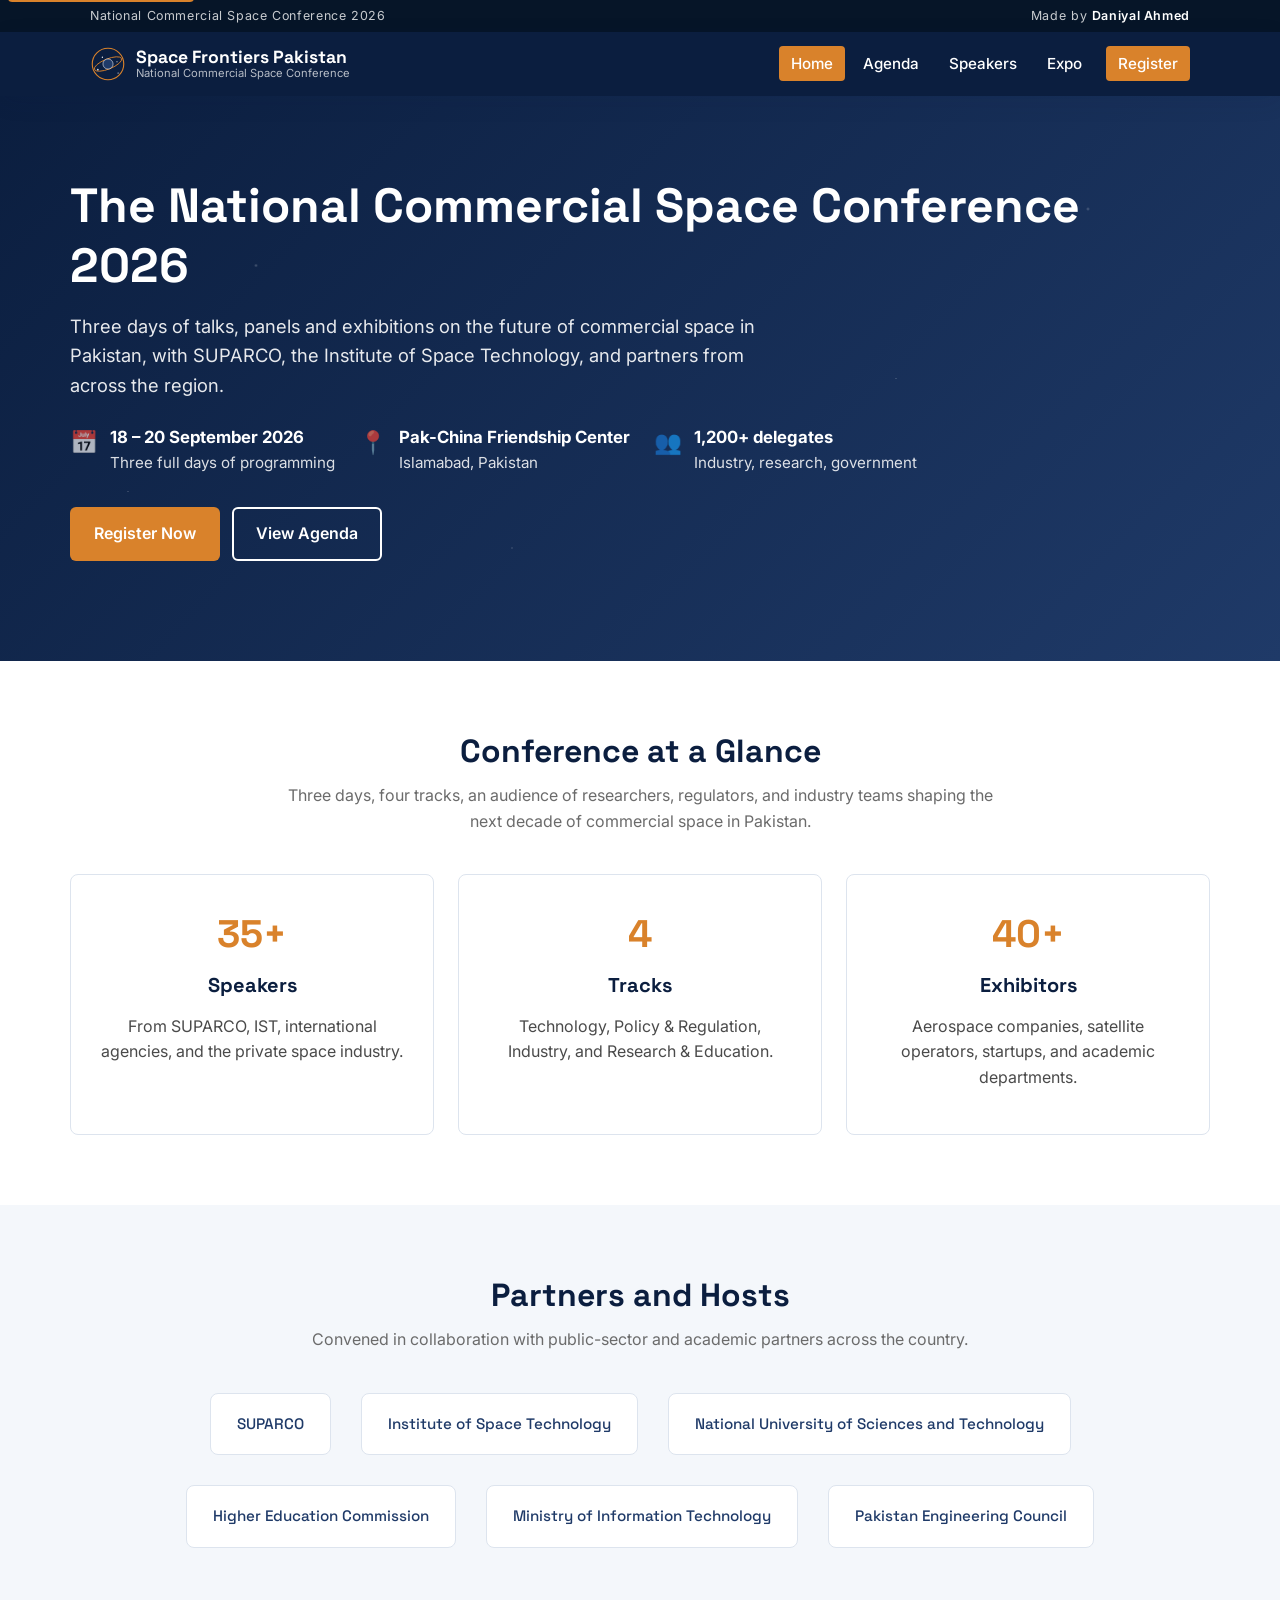
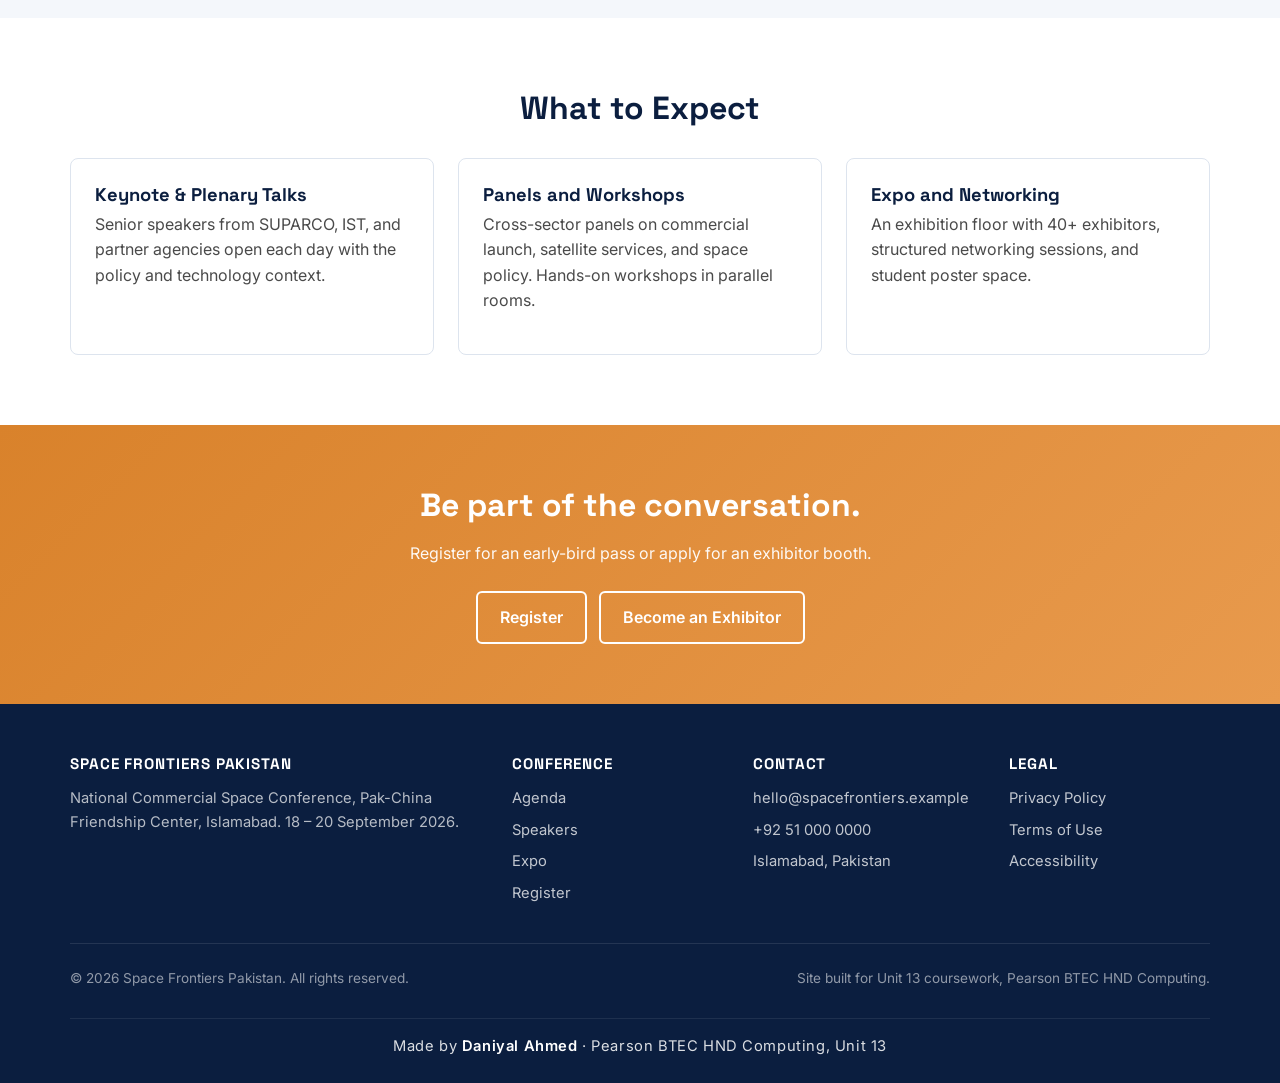
<file: index.html>
<!DOCTYPE html>
<html lang="en">
<head>
<meta charset="UTF-8">
<meta name="viewport" content="width=device-width, initial-scale=1">
<title>Space Frontiers Pakistan | National Commercial Space Conference 2026</title>
<meta name="description" content="The National Commercial Space Conference brings together SUPARCO, IST, industry, and international partners in Islamabad, 18 to 20 September 2026.">
<meta name="keywords" content="Space Frontiers Pakistan, SFP, National Commercial Space Conference, SUPARCO, IST, Islamabad, aerospace, space tourism, satellite">
<meta name="author" content="Space Frontiers Pakistan">
<meta name="theme-color" content="#0B1E3F">

<meta property="og:title" content="National Commercial Space Conference 2026 | Space Frontiers Pakistan">
<meta property="og:description" content="Three days of talks, panels, and exhibitions on commercial space in Pakistan and the region.">
<meta property="og:type" content="website">
<meta property="og:locale" content="en_GB">

<link rel="icon" type="image/svg+xml" href="images/logo.svg">
<link rel="preconnect" href="https://fonts.googleapis.com">
<link rel="preconnect" href="https://fonts.gstatic.com" crossorigin>
<link href="https://fonts.googleapis.com/css2?family=Inter:wght@400;500;600;700&family=Space+Grotesk:wght@500;700&display=swap" rel="stylesheet">
<link rel="stylesheet" href="css/styles.css">
</head>
<body>

<a href="#main" class="skip-link">Skip to main content</a>

<div class="credit-bar" role="complementary" aria-label="Site author">
  <div class="credit-bar-inner">
    <span>National Commercial Space Conference 2026</span>
    <span>Made by <strong>Daniyal Ahmed</strong></span>
  </div>
</div>
<header class="site-header" role="banner">
  <div class="nav-wrap">
    <a href="index.html" class="brand" aria-label="Space Frontiers Pakistan home">
      <img src="images/logo.svg" alt="" class="brand-mark" width="36" height="36">
      <span class="brand-text">Space Frontiers Pakistan<small>National Commercial Space Conference</small></span>
    </a>
    <button class="nav-toggle" aria-controls="primary-nav" aria-expanded="false" aria-label="Toggle navigation">Menu</button>
    <nav aria-label="Primary">
      <ul id="primary-nav" class="nav-list">
        <li><a href="index.html" class="active" aria-current="page">Home</a></li>
        <li><a href="agenda.html">Agenda</a></li>
        <li><a href="speakers.html">Speakers</a></li>
        <li><a href="expo.html">Expo</a></li>
        <li><a href="register.html" class="cta">Register</a></li>
      </ul>
    </nav>
  </div>
</header>

<main id="main">

  <section class="hero" aria-labelledby="hero-h">
    <div class="hero-inner">
      <h1 id="hero-h">The National Commercial Space Conference 2026</h1>
      <p class="lead">Three days of talks, panels and exhibitions on the future of commercial space in Pakistan, with SUPARCO, the Institute of Space Technology, and partners from across the region.</p>
      <div class="meta">
        <div class="meta-item"><span class="meta-icon" aria-hidden="true">&#x1F4C5;</span><div><strong>18 &ndash; 20 September 2026</strong>Three full days of programming</div></div>
        <div class="meta-item"><span class="meta-icon" aria-hidden="true">&#x1F4CD;</span><div><strong>Pak-China Friendship Center</strong>Islamabad, Pakistan</div></div>
        <div class="meta-item"><span class="meta-icon" aria-hidden="true">&#x1F465;</span><div><strong>1,200+ delegates</strong>Industry, research, government</div></div>
      </div>
      <div class="flex-row">
        <a href="register.html" class="btn btn-primary">Register Now</a>
        <a href="agenda.html" class="btn btn-ghost">View Agenda</a>
      </div>
    </div>
  </section>

  <section class="section section-light">
    <div class="section-inner">
      <h2 class="section-title">Conference at a Glance</h2>
      <p class="section-sub">Three days, four tracks, an audience of researchers, regulators, and industry teams shaping the next decade of commercial space in Pakistan.</p>
      <div class="value-row">
        <div class="value-card">
          <span class="num">35+</span>
          <h3>Speakers</h3>
          <p>From SUPARCO, IST, international agencies, and the private space industry.</p>
        </div>
        <div class="value-card">
          <span class="num">4</span>
          <h3>Tracks</h3>
          <p>Technology, Policy &amp; Regulation, Industry, and Research &amp; Education.</p>
        </div>
        <div class="value-card">
          <span class="num">40+</span>
          <h3>Exhibitors</h3>
          <p>Aerospace companies, satellite operators, startups, and academic departments.</p>
        </div>
      </div>
    </div>
  </section>

  <section class="section section-tinted" aria-labelledby="partners-h">
    <div class="section-inner">
      <h2 class="section-title" id="partners-h">Partners and Hosts</h2>
      <p class="section-sub">Convened in collaboration with public-sector and academic partners across the country.</p>
      <div class="partners">
        <span class="partner">SUPARCO</span>
        <span class="partner">Institute of Space Technology</span>
        <span class="partner">National University of Sciences and Technology</span>
        <span class="partner">Higher Education Commission</span>
        <span class="partner">Ministry of Information Technology</span>
        <span class="partner">Pakistan Engineering Council</span>
      </div>
    </div>
  </section>

  <section class="section section-light" aria-labelledby="expect-h">
    <div class="section-inner">
      <h2 class="section-title" id="expect-h">What to Expect</h2>
      <div class="card-grid">
        <article class="card">
          <h3>Keynote &amp; Plenary Talks</h3>
          <p>Senior speakers from SUPARCO, IST, and partner agencies open each day with the policy and technology context.</p>
        </article>
        <article class="card">
          <h3>Panels and Workshops</h3>
          <p>Cross-sector panels on commercial launch, satellite services, and space policy. Hands-on workshops in parallel rooms.</p>
        </article>
        <article class="card">
          <h3>Expo and Networking</h3>
          <p>An exhibition floor with 40+ exhibitors, structured networking sessions, and student poster space.</p>
        </article>
      </div>
    </div>
  </section>

  <section class="cta-band">
    <div class="section-inner">
      <h2>Be part of the conversation.</h2>
      <p>Register for an early-bird pass or apply for an exhibitor booth.</p>
      <div class="flex-row" style="justify-content:center;">
        <a href="register.html" class="btn btn-ghost">Register</a>
        <a href="expo.html" class="btn btn-ghost">Become an Exhibitor</a>
      </div>
    </div>
  </section>

</main>

<footer class="site-footer" role="contentinfo">
  <div class="footer-inner">
    <div class="footer-col footer-brand">
      <h4>Space Frontiers Pakistan</h4>
      <p>National Commercial Space Conference, Pak-China Friendship Center, Islamabad. 18 &ndash; 20 September 2026.</p>
    </div>
    <div class="footer-col">
      <h4>Conference</h4>
      <ul>
        <li><a href="agenda.html">Agenda</a></li>
        <li><a href="speakers.html">Speakers</a></li>
        <li><a href="expo.html">Expo</a></li>
        <li><a href="register.html">Register</a></li>
      </ul>
    </div>
    <div class="footer-col">
      <h4>Contact</h4>
      <ul>
        <li><a href="mailto:hello@spacefrontiers.example">hello@spacefrontiers.example</a></li>
        <li><a href="tel:+92510000000">+92 51 000 0000</a></li>
        <li>Islamabad, Pakistan</li>
      </ul>
    </div>
    <div class="footer-col">
      <h4>Legal</h4>
      <ul>
        <li><a href="#">Privacy Policy</a></li>
        <li><a href="#">Terms of Use</a></li>
        <li><a href="#">Accessibility</a></li>
      </ul>
    </div>
  </div>
  <div class="footer-bottom">
    <span>&copy; 2026 Space Frontiers Pakistan. All rights reserved.</span>
    <span>Site built for Unit 13 coursework, Pearson BTEC HND Computing.</span>
  <div class="footer-credit">Made by <strong>Daniyal Ahmed</strong> &middot; Pearson BTEC HND Computing, Unit 13</div>
  </div>
</footer>

<script src="js/nav.js" defer></script>
</body>
</html>
</file>
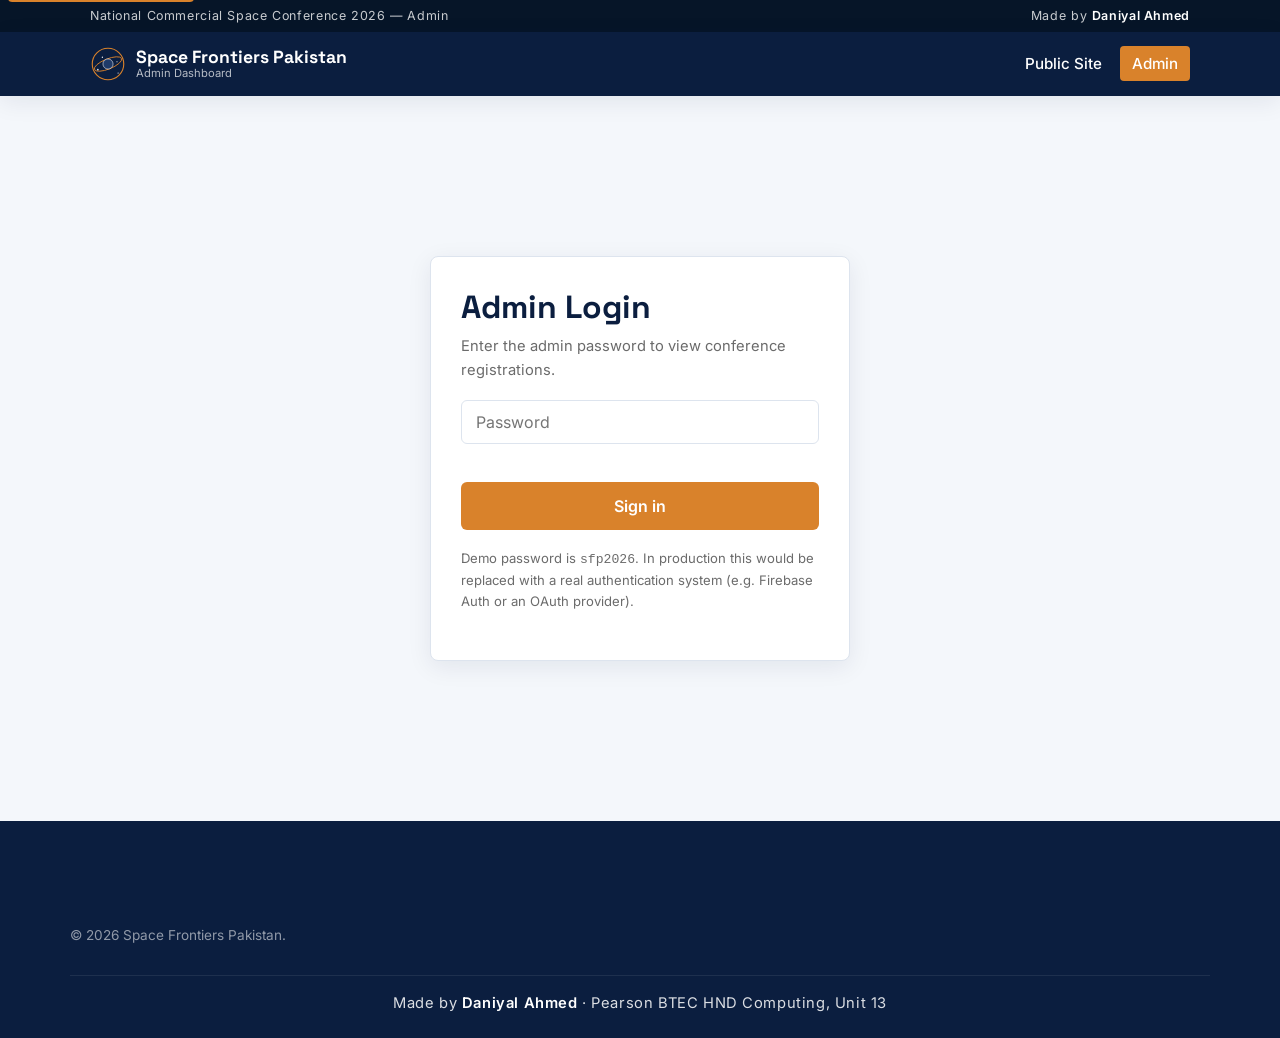
<file: admin.html>
<!DOCTYPE html>
<html lang="en">
<head>
<meta charset="UTF-8">
<meta name="viewport" content="width=device-width, initial-scale=1">
<title>Admin Dashboard | Space Frontiers Pakistan</title>
<meta name="description" content="Admin dashboard for the National Commercial Space Conference 2026 — view and manage registrations.">
<meta name="theme-color" content="#0B1E3F">
<meta name="robots" content="noindex, nofollow">
<link rel="icon" type="image/svg+xml" href="images/logo.svg">
<link rel="preconnect" href="https://fonts.googleapis.com">
<link rel="preconnect" href="https://fonts.gstatic.com" crossorigin>
<link href="https://fonts.googleapis.com/css2?family=Inter:wght@400;500;600;700&family=Space+Grotesk:wght@500;700&display=swap" rel="stylesheet">
<link rel="stylesheet" href="css/styles.css">
<style>
  /* Admin-specific styles */
  .admin-wrap { max-width: 1200px; margin: 0 auto; padding: 30px 20px; }
  .login-card {
    max-width: 420px; margin: 60px auto; background: #fff; padding: 30px;
    border-radius: 8px; border: 1px solid var(--line); box-shadow: var(--shadow);
  }
  .login-card h2 { margin: 0 0 8px; color: var(--navy); }
  .login-card p { color: var(--slate-soft); font-size: 0.92rem; margin: 0 0 18px; }
  .login-card input[type="password"] {
    width: 100%; padding: 11px 14px; border: 1.5px solid var(--line);
    border-radius: 6px; font-family: var(--body); font-size: 1rem; margin-bottom: 14px;
  }
  .login-card .err { color: #C0392B; font-size: 0.88rem; margin: -8px 0 14px; min-height: 18px; }
  .stats-row {
    display: grid; grid-template-columns: repeat(auto-fit, minmax(180px, 1fr));
    gap: 14px; margin-bottom: 24px;
  }
  .stat-card {
    background: #fff; border: 1px solid var(--line); border-radius: 8px;
    padding: 18px; text-align: center;
  }
  .stat-card .num {
    font-family: var(--display); font-size: 2rem; font-weight: 700;
    color: var(--navy); display: block;
  }
  .stat-card .lbl {
    color: var(--slate-soft); font-size: 0.85rem; text-transform: uppercase;
    letter-spacing: 0.06em; margin-top: 4px;
  }
  .toolbar {
    display: flex; gap: 10px; flex-wrap: wrap; margin-bottom: 16px;
    align-items: center;
  }
  .toolbar input[type="search"] {
    flex: 1; min-width: 200px; padding: 9px 14px;
    border: 1.5px solid var(--line); border-radius: 6px;
    font-family: var(--body); font-size: 0.95rem;
  }
  .toolbar select {
    padding: 9px 14px; border: 1.5px solid var(--line); border-radius: 6px;
    font-family: var(--body); font-size: 0.95rem; background: #fff;
  }
  .toolbar .btn { padding: 9px 18px; font-size: 0.92rem; }
  .btn-danger {
    background: #C0392B; color: #fff;
  }
  .btn-danger:hover, .btn-danger:focus { background: #962f23; color: #fff; text-decoration: none; }
  .data-table {
    width: 100%; background: #fff; border-collapse: collapse;
    border-radius: 8px; overflow: hidden;
    box-shadow: 0 1px 3px rgba(11,30,63,0.06);
  }
  .data-table thead th {
    background: var(--navy); color: #fff; font-family: var(--display);
    font-weight: 600; font-size: 0.85rem; text-transform: uppercase;
    letter-spacing: 0.04em; padding: 12px 14px; text-align: left;
  }
  .data-table tbody td {
    padding: 11px 14px; border-bottom: 1px solid var(--line);
    font-size: 0.9rem; color: var(--slate);
  }
  .data-table tbody tr:nth-child(even) { background: var(--white); }
  .data-table tbody tr:hover { background: rgba(31, 58, 104, 0.06); }
  .ticket-tag {
    display: inline-block; padding: 3px 10px; border-radius: 999px;
    font-size: 0.78rem; font-weight: 600;
  }
  .ticket-standard { background: #DDEBF7; color: var(--cosmic); }
  .ticket-student  { background: #E8F5E8; color: #2D6A2D; }
  .ticket-industry { background: #FEF1E2; color: var(--orange-dark); }
  .ticket-press    { background: #F1E8F7; color: #6B3D8C; }
  .empty-state {
    text-align: center; padding: 60px 20px; background: #fff;
    border: 1px dashed var(--line); border-radius: 8px; color: var(--slate-soft);
  }
  .empty-state h3 { color: var(--navy); margin: 0 0 8px; font-size: 1.1rem; }
  @media (max-width: 720px) {
    .data-table thead { display: none; }
    .data-table, .data-table tbody, .data-table tr, .data-table td { display: block; }
    .data-table tr {
      border: 1px solid var(--line); border-radius: 8px;
      margin-bottom: 12px; padding: 10px; background: #fff;
    }
    .data-table td { padding: 6px 0; border-bottom: none; }
    .data-table td:before {
      content: attr(data-label) ":  "; font-weight: 600; color: var(--navy);
    }
  }
</style>
</head>
<body>

<a href="#main" class="skip-link">Skip to main content</a>

<div class="credit-bar" role="complementary" aria-label="Site author">
  <div class="credit-bar-inner">
    <span>National Commercial Space Conference 2026 — Admin</span>
    <span>Made by <strong>Daniyal Ahmed</strong></span>
  </div>
</div>

<header class="site-header" role="banner">
  <div class="nav-wrap">
    <a href="index.html" class="brand" aria-label="Space Frontiers Pakistan home">
      <img src="images/logo.svg" alt="" class="brand-mark" width="36" height="36">
      <span class="brand-text">Space Frontiers Pakistan<small>Admin Dashboard</small></span>
    </a>
    <nav aria-label="Primary">
      <ul class="nav-list">
        <li><a href="index.html">Public Site</a></li>
        <li><a href="admin.html" class="active" aria-current="page">Admin</a></li>
      </ul>
    </nav>
  </div>
</header>

<main id="main">

  <!-- Login screen (shown until correct password) -->
  <section id="login-section" class="section section-tinted">
    <div class="admin-wrap">
      <div class="login-card">
        <h2>Admin Login</h2>
        <p>Enter the admin password to view conference registrations.</p>
        <form id="login-form" autocomplete="off">
          <label for="admin-password" class="sr-only">Password</label>
          <input type="password" id="admin-password" placeholder="Password" required>
          <div class="err" id="login-err" role="alert" aria-live="polite"></div>
          <button type="submit" class="btn btn-primary btn-block">Sign in</button>
        </form>
        <p style="margin-top:18px;font-size:0.82rem;color:var(--slate-soft);">
          Demo password is <code>sfp2026</code>. In production this would be replaced with
          a real authentication system (e.g. Firebase Auth or an OAuth provider).
        </p>
      </div>
    </div>
  </section>

  <!-- Dashboard (hidden until login) -->
  <section id="dashboard-section" class="section section-tinted" hidden>
    <div class="admin-wrap">

      <div style="display:flex;justify-content:space-between;flex-wrap:wrap;gap:12px;margin-bottom:18px;align-items:flex-end;">
        <div>
          <h1 style="margin-bottom:6px;">Registrations Dashboard</h1>
          <p style="color:var(--slate-soft);margin:0;">
            Conference registrations stored locally in this browser.
          </p>
        </div>
        <button id="logout-btn" class="btn btn-outline">Sign out</button>
      </div>

      <!-- Stats -->
      <div class="stats-row" id="stats-row">
        <div class="stat-card"><span class="num" id="count-total">0</span><div class="lbl">Total Registrations</div></div>
        <div class="stat-card"><span class="num" id="count-standard">0</span><div class="lbl">Standard</div></div>
        <div class="stat-card"><span class="num" id="count-student">0</span><div class="lbl">Student</div></div>
        <div class="stat-card"><span class="num" id="count-industry">0</span><div class="lbl">Industry</div></div>
        <div class="stat-card"><span class="num" id="count-press">0</span><div class="lbl">Press</div></div>
      </div>

      <!-- Toolbar -->
      <div class="toolbar">
        <input type="search" id="search-input" placeholder="Search by name, email, or organisation" aria-label="Search registrations">
        <select id="ticket-filter" aria-label="Filter by ticket type">
          <option value="all">All ticket types</option>
          <option value="standard">Standard</option>
          <option value="student">Student</option>
          <option value="industry">Industry</option>
          <option value="press">Press</option>
        </select>
        <button id="export-btn" class="btn btn-secondary">Export CSV</button>
        <button id="clear-btn" class="btn btn-danger">Clear All</button>
      </div>

      <!-- Table -->
      <div id="table-area">
        <table class="data-table" id="data-table">
          <thead>
            <tr>
              <th>#</th>
              <th>Submitted</th>
              <th>Name</th>
              <th>Email</th>
              <th>Phone</th>
              <th>Organisation</th>
              <th>Ticket</th>
              <th>Dietary</th>
            </tr>
          </thead>
          <tbody id="data-body"></tbody>
        </table>
      </div>

      <!-- Empty state -->
      <div id="empty-state" class="empty-state" hidden>
        <h3>No registrations yet</h3>
        <p>When users submit the registration form, they will appear here.</p>
      </div>

      <p style="margin-top:24px;font-size:0.82rem;color:var(--slate-soft);">
        <strong>Storage notice:</strong> registrations are stored in this browser's
        <code>localStorage</code> only. They are not transmitted to any server. This is
        appropriate for the assignment MVP. For a production deployment SFP would
        connect this dashboard to a real database (e.g. Firebase Firestore, Supabase,
        or a Cloudflare Workers + D1 setup).
      </p>

    </div>
  </section>

</main>

<footer class="site-footer" role="contentinfo">
  <div class="footer-bottom" style="border-top:none;">
    <span>&copy; 2026 Space Frontiers Pakistan.</span>
  <div class="footer-credit">Made by <strong>Daniyal Ahmed</strong> &middot; Pearson BTEC HND Computing, Unit 13</div>
  </div>
</footer>

<script src="js/admin.js" defer></script>
</body>
</html>
</file>
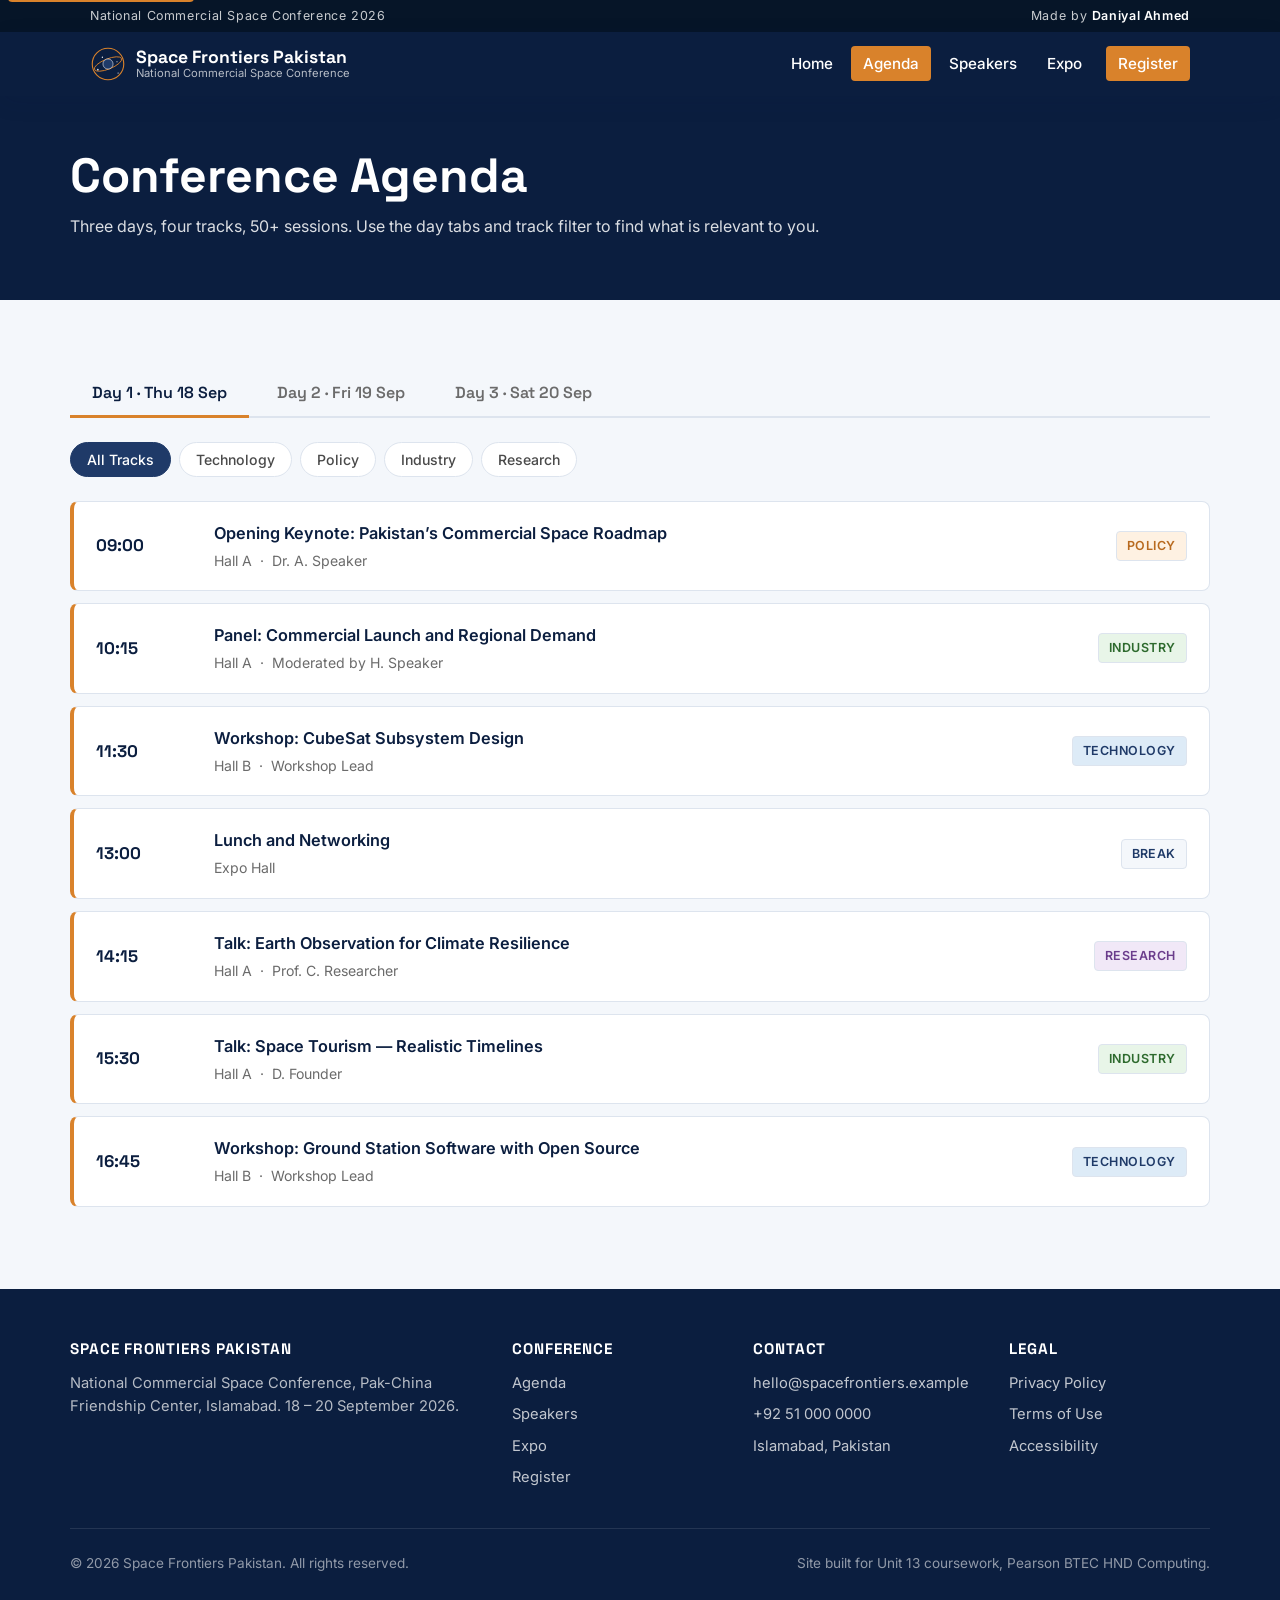
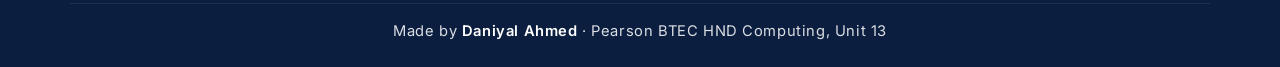
<file: agenda.html>
<!DOCTYPE html>
<html lang="en">
<head>
<meta charset="UTF-8">
<meta name="viewport" content="width=device-width, initial-scale=1">
<title>Agenda | National Commercial Space Conference 2026</title>
<meta name="description" content="Three-day conference agenda covering commercial space technology, policy, industry, and research tracks. Filter by day or track.">
<meta name="theme-color" content="#0B1E3F">
<link rel="icon" type="image/svg+xml" href="images/logo.svg">
<link rel="preconnect" href="https://fonts.googleapis.com">
<link rel="preconnect" href="https://fonts.gstatic.com" crossorigin>
<link href="https://fonts.googleapis.com/css2?family=Inter:wght@400;500;600;700&family=Space+Grotesk:wght@500;700&display=swap" rel="stylesheet">
<link rel="stylesheet" href="css/styles.css">
</head>
<body>

<a href="#main" class="skip-link">Skip to main content</a>

<div class="credit-bar" role="complementary" aria-label="Site author">
  <div class="credit-bar-inner">
    <span>National Commercial Space Conference 2026</span>
    <span>Made by <strong>Daniyal Ahmed</strong></span>
  </div>
</div>
<header class="site-header" role="banner">
  <div class="nav-wrap">
    <a href="index.html" class="brand" aria-label="Space Frontiers Pakistan home">
      <img src="images/logo.svg" alt="" class="brand-mark" width="36" height="36">
      <span class="brand-text">Space Frontiers Pakistan<small>National Commercial Space Conference</small></span>
    </a>
    <button class="nav-toggle" aria-controls="primary-nav" aria-expanded="false" aria-label="Toggle navigation">Menu</button>
    <nav aria-label="Primary">
      <ul id="primary-nav" class="nav-list">
        <li><a href="index.html">Home</a></li>
        <li><a href="agenda.html" class="active" aria-current="page">Agenda</a></li>
        <li><a href="speakers.html">Speakers</a></li>
        <li><a href="expo.html">Expo</a></li>
        <li><a href="register.html" class="cta">Register</a></li>
      </ul>
    </nav>
  </div>
</header>

<main id="main">

  <section class="page-header">
    <div class="page-header-inner">
      <h1>Conference Agenda</h1>
      <p>Three days, four tracks, 50+ sessions. Use the day tabs and track filter to find what is relevant to you.</p>
    </div>
  </section>

  <section class="section section-tinted">
    <div class="section-inner">

      <div class="day-tabs" role="tablist" aria-label="Conference day">
        <button class="day-tab active" role="tab" aria-selected="true" data-day="1">Day 1 &middot; Thu 18 Sep</button>
        <button class="day-tab" role="tab" aria-selected="false" data-day="2">Day 2 &middot; Fri 19 Sep</button>
        <button class="day-tab" role="tab" aria-selected="false" data-day="3">Day 3 &middot; Sat 20 Sep</button>
      </div>

      <div class="track-filter" role="group" aria-label="Filter sessions by track">
        <button class="track-pill active" data-track="all">All Tracks</button>
        <button class="track-pill" data-track="tech">Technology</button>
        <button class="track-pill" data-track="policy">Policy</button>
        <button class="track-pill" data-track="industry">Industry</button>
        <button class="track-pill" data-track="research">Research</button>
      </div>

      <div id="sessions-list">

        <!-- Day 1 -->
        <div class="session" data-day="1" data-track="policy">
          <div class="session-time">09:00</div>
          <div>
            <div class="session-title">Opening Keynote: Pakistan&rsquo;s Commercial Space Roadmap</div>
            <div class="session-meta"><span>Hall A</span><span>Dr. A. Speaker</span></div>
          </div>
          <span class="tag tag-policy">Policy</span>
        </div>
        <div class="session" data-day="1" data-track="industry">
          <div class="session-time">10:15</div>
          <div>
            <div class="session-title">Panel: Commercial Launch and Regional Demand</div>
            <div class="session-meta"><span>Hall A</span><span>Moderated by H. Speaker</span></div>
          </div>
          <span class="tag tag-industry">Industry</span>
        </div>
        <div class="session" data-day="1" data-track="tech">
          <div class="session-time">11:30</div>
          <div>
            <div class="session-title">Workshop: CubeSat Subsystem Design</div>
            <div class="session-meta"><span>Hall B</span><span>Workshop Lead</span></div>
          </div>
          <span class="tag tag-tech">Technology</span>
        </div>
        <div class="session" data-day="1" data-track="all">
          <div class="session-time">13:00</div>
          <div>
            <div class="session-title">Lunch and Networking</div>
            <div class="session-meta"><span>Expo Hall</span></div>
          </div>
          <span class="tag">Break</span>
        </div>
        <div class="session" data-day="1" data-track="research">
          <div class="session-time">14:15</div>
          <div>
            <div class="session-title">Talk: Earth Observation for Climate Resilience</div>
            <div class="session-meta"><span>Hall A</span><span>Prof. C. Researcher</span></div>
          </div>
          <span class="tag tag-research">Research</span>
        </div>
        <div class="session" data-day="1" data-track="industry">
          <div class="session-time">15:30</div>
          <div>
            <div class="session-title">Talk: Space Tourism &mdash; Realistic Timelines</div>
            <div class="session-meta"><span>Hall A</span><span>D. Founder</span></div>
          </div>
          <span class="tag tag-industry">Industry</span>
        </div>
        <div class="session" data-day="1" data-track="tech">
          <div class="session-time">16:45</div>
          <div>
            <div class="session-title">Workshop: Ground Station Software with Open Source</div>
            <div class="session-meta"><span>Hall B</span><span>Workshop Lead</span></div>
          </div>
          <span class="tag tag-tech">Technology</span>
        </div>

        <!-- Day 2 -->
        <div class="session" data-day="2" data-track="policy">
          <div class="session-time">09:00</div>
          <div>
            <div class="session-title">Day 2 Keynote: International Space Law for Operators</div>
            <div class="session-meta"><span>Hall A</span><span>Barrister E. Speaker</span></div>
          </div>
          <span class="tag tag-policy">Policy</span>
        </div>
        <div class="session" data-day="2" data-track="research">
          <div class="session-time">10:15</div>
          <div>
            <div class="session-title">Panel: University Space Programmes in Pakistan</div>
            <div class="session-meta"><span>Hall A</span><span>University programme leads</span></div>
          </div>
          <span class="tag tag-research">Research</span>
        </div>
        <div class="session" data-day="2" data-track="tech">
          <div class="session-time">11:30</div>
          <div>
            <div class="session-title">Talk: Onboard AI for Small Satellites</div>
            <div class="session-meta"><span>Hall B</span><span>Dr. F. Researcher</span></div>
          </div>
          <span class="tag tag-tech">Technology</span>
        </div>
        <div class="session" data-day="2" data-track="all">
          <div class="session-time">13:00</div>
          <div>
            <div class="session-title">Lunch and Networking</div>
            <div class="session-meta"><span>Expo Hall</span></div>
          </div>
          <span class="tag">Break</span>
        </div>
        <div class="session" data-day="2" data-track="industry">
          <div class="session-time">14:15</div>
          <div>
            <div class="session-title">Panel: Funding the Pakistan Space Startup Ecosystem</div>
            <div class="session-meta"><span>Hall A</span><span>Investors and founders</span></div>
          </div>
          <span class="tag tag-industry">Industry</span>
        </div>
        <div class="session" data-day="2" data-track="tech">
          <div class="session-time">15:30</div>
          <div>
            <div class="session-title">Workshop: Satellite Image Processing in Python</div>
            <div class="session-meta"><span>Hall B</span><span>G. Speaker</span></div>
          </div>
          <span class="tag tag-tech">Technology</span>
        </div>
        <div class="session" data-day="2" data-track="policy">
          <div class="session-time">16:45</div>
          <div>
            <div class="session-title">Talk: Frequency Coordination and the ITU</div>
            <div class="session-meta"><span>Hall A</span><span>Engr. I. Speaker</span></div>
          </div>
          <span class="tag tag-policy">Policy</span>
        </div>

        <!-- Day 3 -->
        <div class="session" data-day="3" data-track="industry">
          <div class="session-time">09:00</div>
          <div>
            <div class="session-title">Day 3 Keynote: Building a Domestic Launch Capability</div>
            <div class="session-meta"><span>Hall A</span><span>Dr. B. Speaker</span></div>
          </div>
          <span class="tag tag-industry">Industry</span>
        </div>
        <div class="session" data-day="3" data-track="tech">
          <div class="session-time">10:15</div>
          <div>
            <div class="session-title">Talk: Communication Satellite Trends 2026 - 2030</div>
            <div class="session-meta"><span>Hall A</span><span>Industry Speaker</span></div>
          </div>
          <span class="tag tag-tech">Technology</span>
        </div>
        <div class="session" data-day="3" data-track="research">
          <div class="session-time">11:30</div>
          <div>
            <div class="session-title">Workshop: Student Poster Session</div>
            <div class="session-meta"><span>Expo Hall</span><span>Open to all attendees</span></div>
          </div>
          <span class="tag tag-research">Research</span>
        </div>
        <div class="session" data-day="3" data-track="all">
          <div class="session-time">13:00</div>
          <div>
            <div class="session-title">Closing Lunch and Awards</div>
            <div class="session-meta"><span>Expo Hall</span></div>
          </div>
          <span class="tag">Break</span>
        </div>
        <div class="session" data-day="3" data-track="policy">
          <div class="session-time">14:15</div>
          <div>
            <div class="session-title">Panel: Pakistan&rsquo;s First National Space Policy</div>
            <div class="session-meta"><span>Hall A</span><span>Government and industry leaders</span></div>
          </div>
          <span class="tag tag-policy">Policy</span>
        </div>
        <div class="session" data-day="3" data-track="all">
          <div class="session-time">15:30</div>
          <div>
            <div class="session-title">Closing Keynote and Conference Close</div>
            <div class="session-meta"><span>Hall A</span></div>
          </div>
          <span class="tag">Plenary</span>
        </div>

      </div>

      <p class="text-center mt-4" id="empty-state" style="display:none; color:var(--slate-soft);">No sessions match this filter.</p>

    </div>
  </section>

</main>

<footer class="site-footer" role="contentinfo">
  <div class="footer-inner">
    <div class="footer-col footer-brand">
      <h4>Space Frontiers Pakistan</h4>
      <p>National Commercial Space Conference, Pak-China Friendship Center, Islamabad. 18 &ndash; 20 September 2026.</p>
    </div>
    <div class="footer-col"><h4>Conference</h4><ul>
      <li><a href="agenda.html">Agenda</a></li>
      <li><a href="speakers.html">Speakers</a></li>
      <li><a href="expo.html">Expo</a></li>
      <li><a href="register.html">Register</a></li>
    </ul></div>
    <div class="footer-col"><h4>Contact</h4><ul>
      <li><a href="mailto:hello@spacefrontiers.example">hello@spacefrontiers.example</a></li>
      <li><a href="tel:+92510000000">+92 51 000 0000</a></li>
      <li>Islamabad, Pakistan</li>
    </ul></div>
    <div class="footer-col"><h4>Legal</h4><ul>
      <li><a href="#">Privacy Policy</a></li>
      <li><a href="#">Terms of Use</a></li>
      <li><a href="#">Accessibility</a></li>
    </ul></div>
  </div>
  <div class="footer-bottom">
    <span>&copy; 2026 Space Frontiers Pakistan. All rights reserved.</span>
    <span>Site built for Unit 13 coursework, Pearson BTEC HND Computing.</span>
  <div class="footer-credit">Made by <strong>Daniyal Ahmed</strong> &middot; Pearson BTEC HND Computing, Unit 13</div>
  </div>
</footer>

<script src="js/nav.js" defer></script>
<script src="js/agenda.js" defer></script>
</body>
</html>
</file>
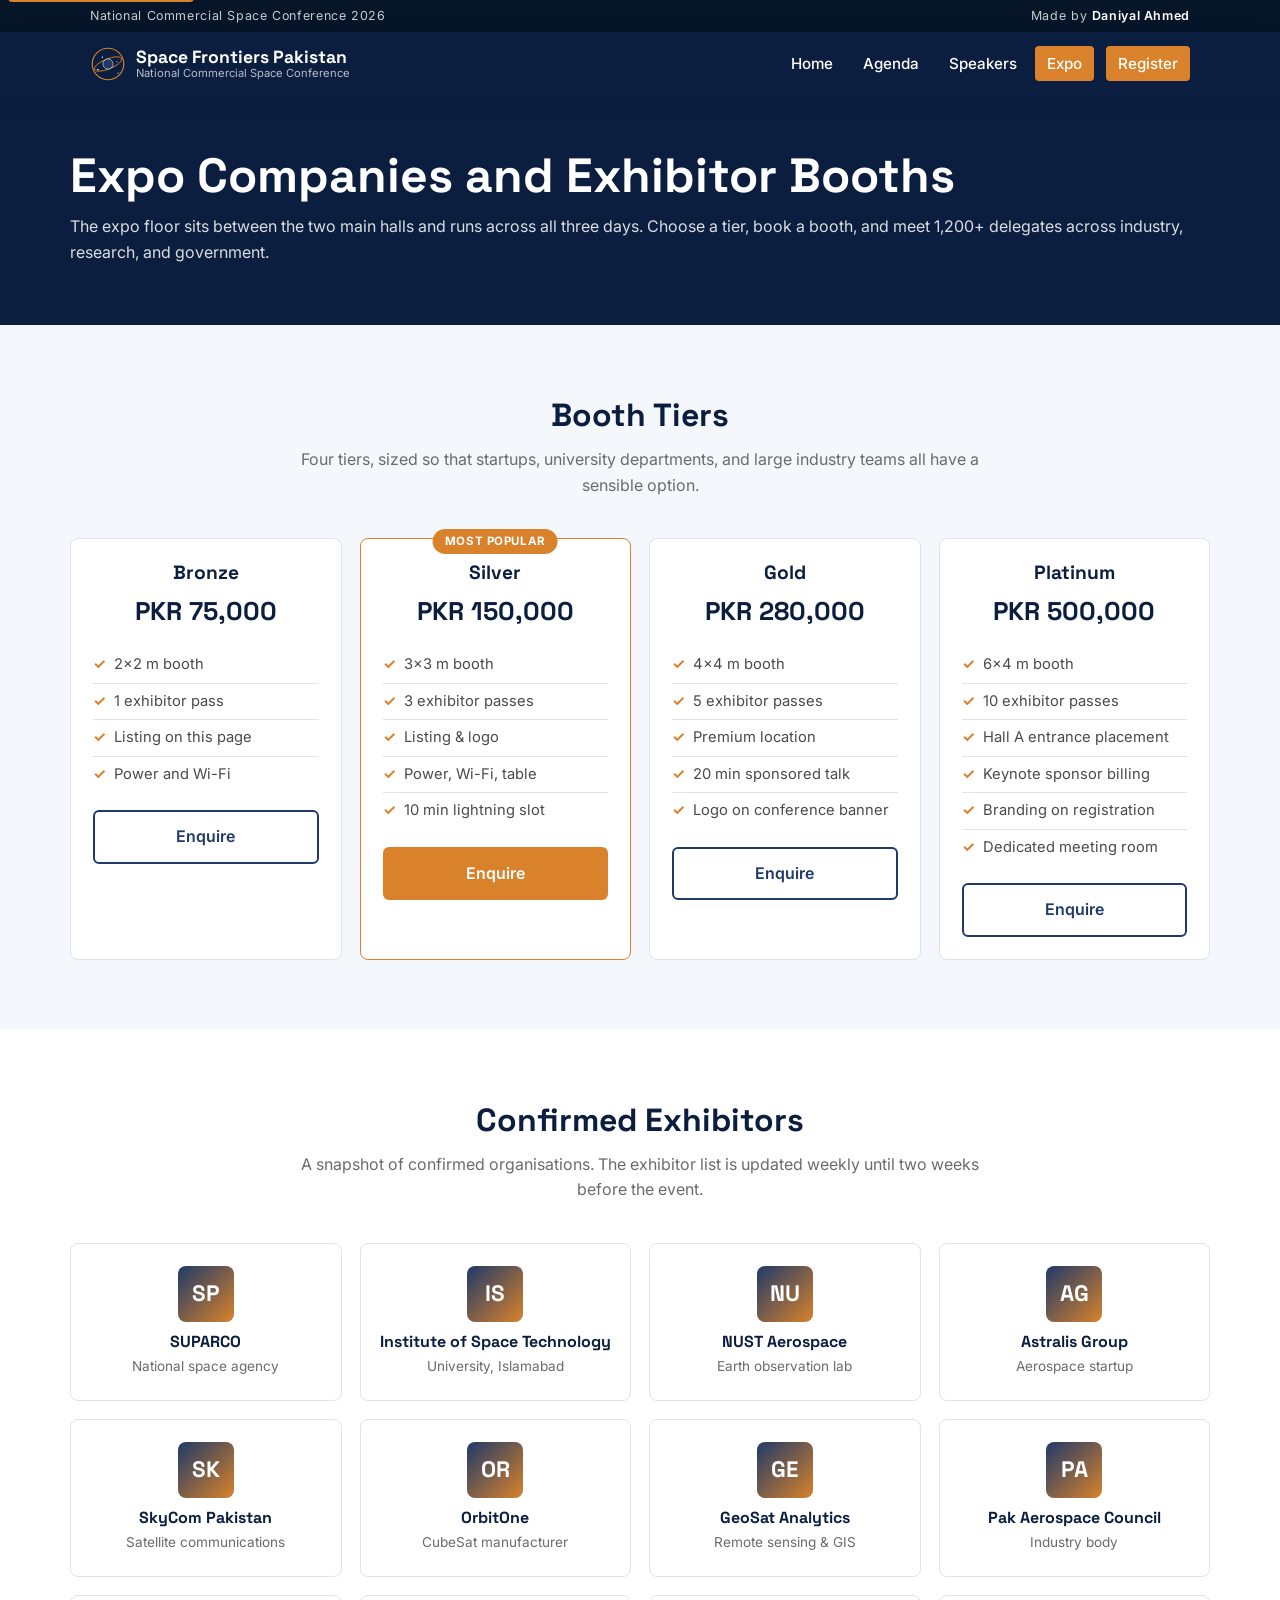
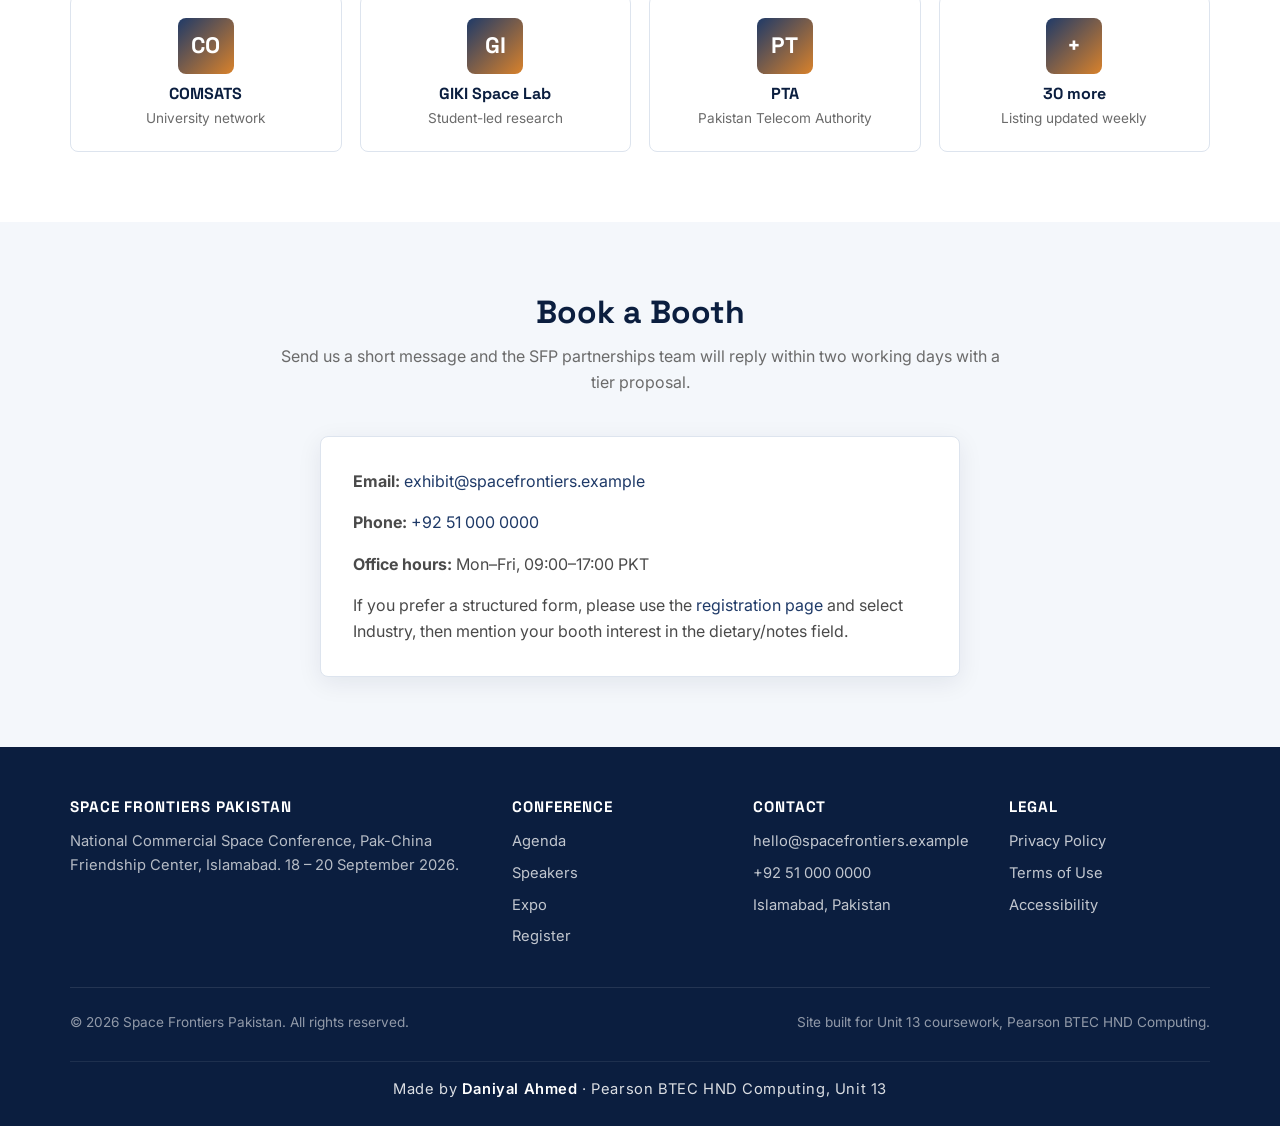
<file: expo.html>
<!DOCTYPE html>
<html lang="en">
<head>
<meta charset="UTF-8">
<meta name="viewport" content="width=device-width, initial-scale=1">
<title>Expo Companies | National Commercial Space Conference 2026</title>
<meta name="description" content="Exhibitor opportunities at the National Commercial Space Conference 2026. Booth tiers, confirmed exhibitors, and how to book.">
<meta name="theme-color" content="#0B1E3F">
<link rel="icon" type="image/svg+xml" href="images/logo.svg">
<link rel="preconnect" href="https://fonts.googleapis.com">
<link rel="preconnect" href="https://fonts.gstatic.com" crossorigin>
<link href="https://fonts.googleapis.com/css2?family=Inter:wght@400;500;600;700&family=Space+Grotesk:wght@500;700&display=swap" rel="stylesheet">
<link rel="stylesheet" href="css/styles.css">
</head>
<body>

<a href="#main" class="skip-link">Skip to main content</a>

<div class="credit-bar" role="complementary" aria-label="Site author">
  <div class="credit-bar-inner">
    <span>National Commercial Space Conference 2026</span>
    <span>Made by <strong>Daniyal Ahmed</strong></span>
  </div>
</div>
<header class="site-header" role="banner">
  <div class="nav-wrap">
    <a href="index.html" class="brand" aria-label="Space Frontiers Pakistan home">
      <img src="images/logo.svg" alt="" class="brand-mark" width="36" height="36">
      <span class="brand-text">Space Frontiers Pakistan<small>National Commercial Space Conference</small></span>
    </a>
    <button class="nav-toggle" aria-controls="primary-nav" aria-expanded="false" aria-label="Toggle navigation">Menu</button>
    <nav aria-label="Primary">
      <ul id="primary-nav" class="nav-list">
        <li><a href="index.html">Home</a></li>
        <li><a href="agenda.html">Agenda</a></li>
        <li><a href="speakers.html">Speakers</a></li>
        <li><a href="expo.html" class="active" aria-current="page">Expo</a></li>
        <li><a href="register.html" class="cta">Register</a></li>
      </ul>
    </nav>
  </div>
</header>

<main id="main">

  <section class="page-header">
    <div class="page-header-inner">
      <h1>Expo Companies and Exhibitor Booths</h1>
      <p>The expo floor sits between the two main halls and runs across all three days. Choose a tier, book a booth, and meet 1,200+ delegates across industry, research, and government.</p>
    </div>
  </section>

  <section class="section section-tinted" aria-labelledby="tiers-h">
    <div class="section-inner">
      <h2 class="section-title" id="tiers-h">Booth Tiers</h2>
      <p class="section-sub">Four tiers, sized so that startups, university departments, and large industry teams all have a sensible option.</p>

      <div class="tier-grid">
        <div class="tier">
          <h3>Bronze</h3>
          <div class="price">PKR 75,000</div>
          <ul>
            <li>2&times;2 m booth</li>
            <li>1 exhibitor pass</li>
            <li>Listing on this page</li>
            <li>Power and Wi-Fi</li>
          </ul>
          <a href="#enquiry" class="btn btn-outline btn-block">Enquire</a>
        </div>
        <div class="tier featured">
          <h3>Silver</h3>
          <div class="price">PKR 150,000</div>
          <ul>
            <li>3&times;3 m booth</li>
            <li>3 exhibitor passes</li>
            <li>Listing &amp; logo</li>
            <li>Power, Wi-Fi, table</li>
            <li>10 min lightning slot</li>
          </ul>
          <a href="#enquiry" class="btn btn-primary btn-block">Enquire</a>
        </div>
        <div class="tier">
          <h3>Gold</h3>
          <div class="price">PKR 280,000</div>
          <ul>
            <li>4&times;4 m booth</li>
            <li>5 exhibitor passes</li>
            <li>Premium location</li>
            <li>20 min sponsored talk</li>
            <li>Logo on conference banner</li>
          </ul>
          <a href="#enquiry" class="btn btn-outline btn-block">Enquire</a>
        </div>
        <div class="tier">
          <h3>Platinum</h3>
          <div class="price">PKR 500,000</div>
          <ul>
            <li>6&times;4 m booth</li>
            <li>10 exhibitor passes</li>
            <li>Hall A entrance placement</li>
            <li>Keynote sponsor billing</li>
            <li>Branding on registration</li>
            <li>Dedicated meeting room</li>
          </ul>
          <a href="#enquiry" class="btn btn-outline btn-block">Enquire</a>
        </div>
      </div>
    </div>
  </section>

  <section class="section section-light" aria-labelledby="exhibitors-h">
    <div class="section-inner">
      <h2 class="section-title" id="exhibitors-h">Confirmed Exhibitors</h2>
      <p class="section-sub">A snapshot of confirmed organisations. The exhibitor list is updated weekly until two weeks before the event.</p>

      <div class="exhibitor-grid">
        <div class="exhibitor"><div class="exhibitor-mark">SP</div><h4>SUPARCO</h4><p>National space agency</p></div>
        <div class="exhibitor"><div class="exhibitor-mark">IS</div><h4>Institute of Space Technology</h4><p>University, Islamabad</p></div>
        <div class="exhibitor"><div class="exhibitor-mark">NU</div><h4>NUST Aerospace</h4><p>Earth observation lab</p></div>
        <div class="exhibitor"><div class="exhibitor-mark">AG</div><h4>Astralis Group</h4><p>Aerospace startup</p></div>
        <div class="exhibitor"><div class="exhibitor-mark">SK</div><h4>SkyCom Pakistan</h4><p>Satellite communications</p></div>
        <div class="exhibitor"><div class="exhibitor-mark">OR</div><h4>OrbitOne</h4><p>CubeSat manufacturer</p></div>
        <div class="exhibitor"><div class="exhibitor-mark">GE</div><h4>GeoSat Analytics</h4><p>Remote sensing &amp; GIS</p></div>
        <div class="exhibitor"><div class="exhibitor-mark">PA</div><h4>Pak Aerospace Council</h4><p>Industry body</p></div>
        <div class="exhibitor"><div class="exhibitor-mark">CO</div><h4>COMSATS</h4><p>University network</p></div>
        <div class="exhibitor"><div class="exhibitor-mark">GI</div><h4>GIKI Space Lab</h4><p>Student-led research</p></div>
        <div class="exhibitor"><div class="exhibitor-mark">PT</div><h4>PTA</h4><p>Pakistan Telecom Authority</p></div>
        <div class="exhibitor"><div class="exhibitor-mark">+</div><h4>30 more</h4><p>Listing updated weekly</p></div>
      </div>
    </div>
  </section>

  <section class="section section-tinted" id="enquiry">
    <div class="section-inner" style="max-width:720px;">
      <h2 class="section-title">Book a Booth</h2>
      <p class="section-sub">Send us a short message and the SFP partnerships team will reply within two working days with a tier proposal.</p>

      <div class="form-wrap">
        <p><strong>Email:</strong> <a href="mailto:exhibit@spacefrontiers.example">exhibit@spacefrontiers.example</a></p>
        <p><strong>Phone:</strong> <a href="tel:+92510000000">+92 51 000 0000</a></p>
        <p><strong>Office hours:</strong> Mon&ndash;Fri, 09:00&ndash;17:00 PKT</p>
        <p class="mb-0">If you prefer a structured form, please use the <a href="register.html">registration page</a> and select Industry, then mention your booth interest in the dietary/notes field.</p>
      </div>
    </div>
  </section>

</main>

<footer class="site-footer" role="contentinfo">
  <div class="footer-inner">
    <div class="footer-col footer-brand">
      <h4>Space Frontiers Pakistan</h4>
      <p>National Commercial Space Conference, Pak-China Friendship Center, Islamabad. 18 &ndash; 20 September 2026.</p>
    </div>
    <div class="footer-col"><h4>Conference</h4><ul>
      <li><a href="agenda.html">Agenda</a></li>
      <li><a href="speakers.html">Speakers</a></li>
      <li><a href="expo.html">Expo</a></li>
      <li><a href="register.html">Register</a></li>
    </ul></div>
    <div class="footer-col"><h4>Contact</h4><ul>
      <li><a href="mailto:hello@spacefrontiers.example">hello@spacefrontiers.example</a></li>
      <li><a href="tel:+92510000000">+92 51 000 0000</a></li>
      <li>Islamabad, Pakistan</li>
    </ul></div>
    <div class="footer-col"><h4>Legal</h4><ul>
      <li><a href="#">Privacy Policy</a></li>
      <li><a href="#">Terms of Use</a></li>
      <li><a href="#">Accessibility</a></li>
    </ul></div>
  </div>
  <div class="footer-bottom">
    <span>&copy; 2026 Space Frontiers Pakistan. All rights reserved.</span>
    <span>Site built for Unit 13 coursework, Pearson BTEC HND Computing.</span>
  <div class="footer-credit">Made by <strong>Daniyal Ahmed</strong> &middot; Pearson BTEC HND Computing, Unit 13</div>
  </div>
</footer>

<script src="js/nav.js" defer></script>
</body>
</html>
</file>
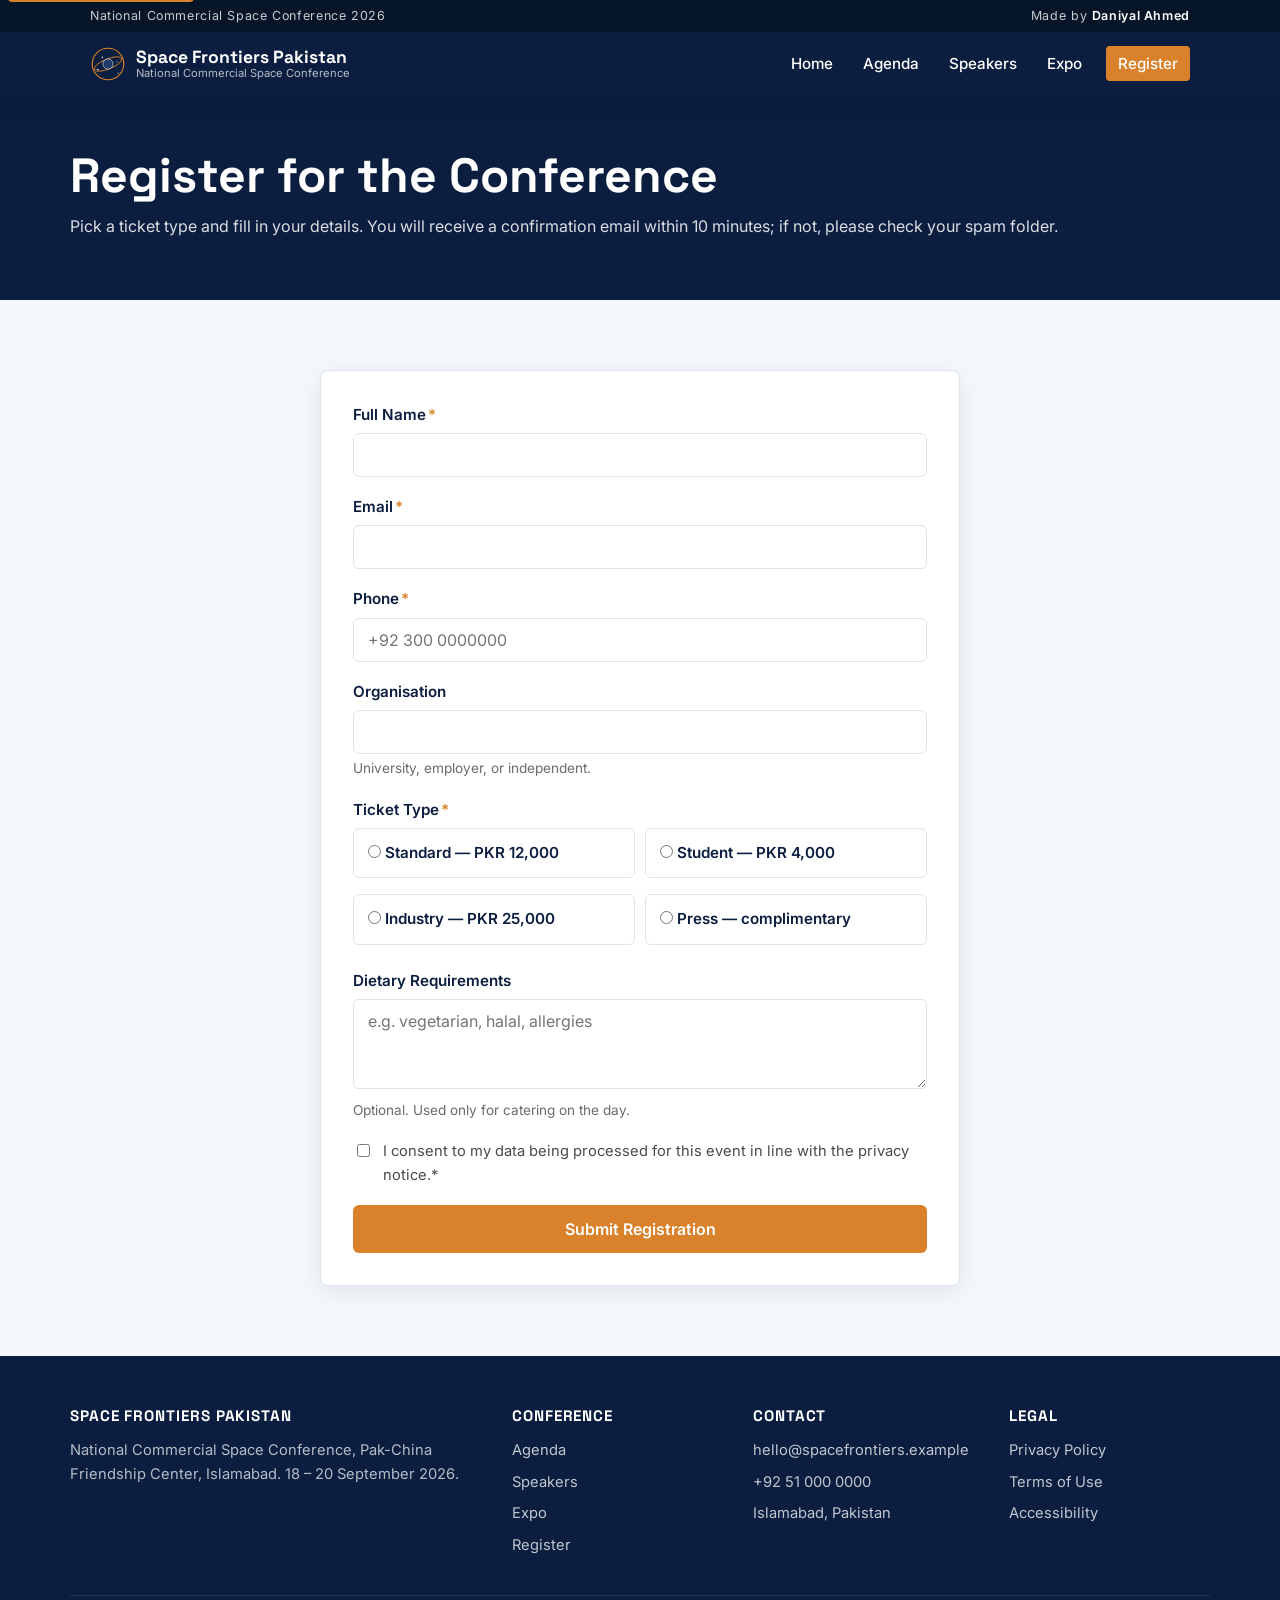
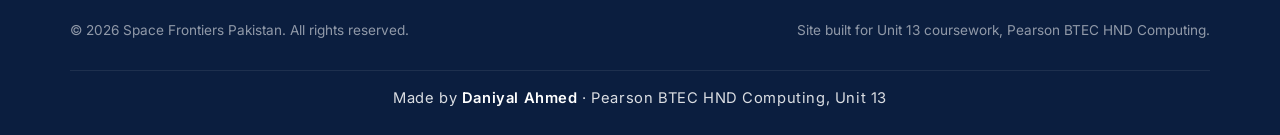
<file: register.html>
<!DOCTYPE html>
<html lang="en">
<head>
<meta charset="UTF-8">
<meta name="viewport" content="width=device-width, initial-scale=1">
<title>Register | National Commercial Space Conference 2026</title>
<meta name="description" content="Register for the National Commercial Space Conference 2026 in Islamabad. Standard, student, industry, and press tickets available.">
<meta name="theme-color" content="#0B1E3F">
<link rel="icon" type="image/svg+xml" href="images/logo.svg">
<link rel="preconnect" href="https://fonts.googleapis.com">
<link rel="preconnect" href="https://fonts.gstatic.com" crossorigin>
<link href="https://fonts.googleapis.com/css2?family=Inter:wght@400;500;600;700&family=Space+Grotesk:wght@500;700&display=swap" rel="stylesheet">
<link rel="stylesheet" href="css/styles.css">
</head>
<body>

<a href="#main" class="skip-link">Skip to main content</a>

<div class="credit-bar" role="complementary" aria-label="Site author">
  <div class="credit-bar-inner">
    <span>National Commercial Space Conference 2026</span>
    <span>Made by <strong>Daniyal Ahmed</strong></span>
  </div>
</div>
<header class="site-header" role="banner">
  <div class="nav-wrap">
    <a href="index.html" class="brand" aria-label="Space Frontiers Pakistan home">
      <img src="images/logo.svg" alt="" class="brand-mark" width="36" height="36">
      <span class="brand-text">Space Frontiers Pakistan<small>National Commercial Space Conference</small></span>
    </a>
    <button class="nav-toggle" aria-controls="primary-nav" aria-expanded="false" aria-label="Toggle navigation">Menu</button>
    <nav aria-label="Primary">
      <ul id="primary-nav" class="nav-list">
        <li><a href="index.html">Home</a></li>
        <li><a href="agenda.html">Agenda</a></li>
        <li><a href="speakers.html">Speakers</a></li>
        <li><a href="expo.html">Expo</a></li>
        <li><a href="register.html" class="cta active" aria-current="page">Register</a></li>
      </ul>
    </nav>
  </div>
</header>

<main id="main">

  <section class="page-header">
    <div class="page-header-inner">
      <h1>Register for the Conference</h1>
      <p>Pick a ticket type and fill in your details. You will receive a confirmation email within 10 minutes; if not, please check your spam folder.</p>
    </div>
  </section>

  <section class="section section-tinted">
    <div class="section-inner">
      <div class="form-wrap">

        <div class="form-success" id="success" role="status" aria-live="polite">
          <h3>Registration received.</h3>
          <p class="mb-0">Thank you. A confirmation email is on its way. Please save the conference dates: 18 &ndash; 20 September 2026.</p>
        </div>

        <form id="register-form" novalidate>

          <div class="form-row" data-required="true" data-type="text">
            <label for="fullname">Full Name<span class="req" aria-hidden="true">*</span></label>
            <input type="text" id="fullname" name="fullname" autocomplete="name" required aria-required="true">
            <div class="error-msg" id="err-fullname">Please enter your full name.</div>
          </div>

          <div class="form-row" data-required="true" data-type="email">
            <label for="email">Email<span class="req" aria-hidden="true">*</span></label>
            <input type="email" id="email" name="email" autocomplete="email" required aria-required="true">
            <div class="error-msg" id="err-email">Please enter a valid email address.</div>
          </div>

          <div class="form-row" data-required="true" data-type="tel">
            <label for="phone">Phone<span class="req" aria-hidden="true">*</span></label>
            <input type="tel" id="phone" name="phone" autocomplete="tel" required aria-required="true" placeholder="+92 300 0000000">
            <div class="error-msg" id="err-phone">Please enter a valid phone number (digits, spaces, + allowed).</div>
          </div>

          <div class="form-row" data-required="false">
            <label for="org">Organisation</label>
            <input type="text" id="org" name="org" autocomplete="organization">
            <div class="help">University, employer, or independent.</div>
          </div>

          <div class="form-row" data-required="true" data-type="radio">
            <label>Ticket Type<span class="req" aria-hidden="true">*</span></label>
            <div class="radio-group" role="radiogroup" aria-required="true">
              <label class="radio-option"><input type="radio" name="ticket" value="standard" required> <span>Standard &mdash; PKR 12,000</span></label>
              <label class="radio-option"><input type="radio" name="ticket" value="student"> <span>Student &mdash; PKR 4,000</span></label>
              <label class="radio-option"><input type="radio" name="ticket" value="industry"> <span>Industry &mdash; PKR 25,000</span></label>
              <label class="radio-option"><input type="radio" name="ticket" value="press"> <span>Press &mdash; complimentary</span></label>
            </div>
            <div class="error-msg" id="err-ticket">Please choose a ticket type.</div>
          </div>

          <div class="form-row" data-required="false">
            <label for="dietary">Dietary Requirements</label>
            <textarea id="dietary" name="dietary" placeholder="e.g. vegetarian, halal, allergies"></textarea>
            <div class="help">Optional. Used only for catering on the day.</div>
          </div>

          <div class="checkbox-row" data-required="true" data-type="checkbox">
            <input type="checkbox" id="consent" name="consent" required aria-required="true">
            <label for="consent">I consent to my data being processed for this event in line with the privacy notice.<span class="req" aria-hidden="true">*</span></label>
          </div>
          <div class="error-msg" id="err-consent" style="margin-top:-12px; margin-bottom:14px;">You must consent to register.</div>

          <button type="submit" class="btn btn-primary btn-block">Submit Registration</button>

        </form>
      </div>
    </div>
  </section>

</main>

<footer class="site-footer" role="contentinfo">
  <div class="footer-inner">
    <div class="footer-col footer-brand">
      <h4>Space Frontiers Pakistan</h4>
      <p>National Commercial Space Conference, Pak-China Friendship Center, Islamabad. 18 &ndash; 20 September 2026.</p>
    </div>
    <div class="footer-col"><h4>Conference</h4><ul>
      <li><a href="agenda.html">Agenda</a></li>
      <li><a href="speakers.html">Speakers</a></li>
      <li><a href="expo.html">Expo</a></li>
      <li><a href="register.html">Register</a></li>
    </ul></div>
    <div class="footer-col"><h4>Contact</h4><ul>
      <li><a href="mailto:hello@spacefrontiers.example">hello@spacefrontiers.example</a></li>
      <li><a href="tel:+92510000000">+92 51 000 0000</a></li>
      <li>Islamabad, Pakistan</li>
    </ul></div>
    <div class="footer-col"><h4>Legal</h4><ul>
      <li><a href="#">Privacy Policy</a></li>
      <li><a href="#">Terms of Use</a></li>
      <li><a href="#">Accessibility</a></li>
    </ul></div>
  </div>
  <div class="footer-bottom">
    <span>&copy; 2026 Space Frontiers Pakistan. All rights reserved.</span>
    <span>Site built for Unit 13 coursework, Pearson BTEC HND Computing.</span>
  <div class="footer-credit">Made by <strong>Daniyal Ahmed</strong> &middot; Pearson BTEC HND Computing, Unit 13</div>
  </div>
</footer>

<script src="js/nav.js" defer></script>
<script src="js/register.js" defer></script>
</body>
</html>
</file>
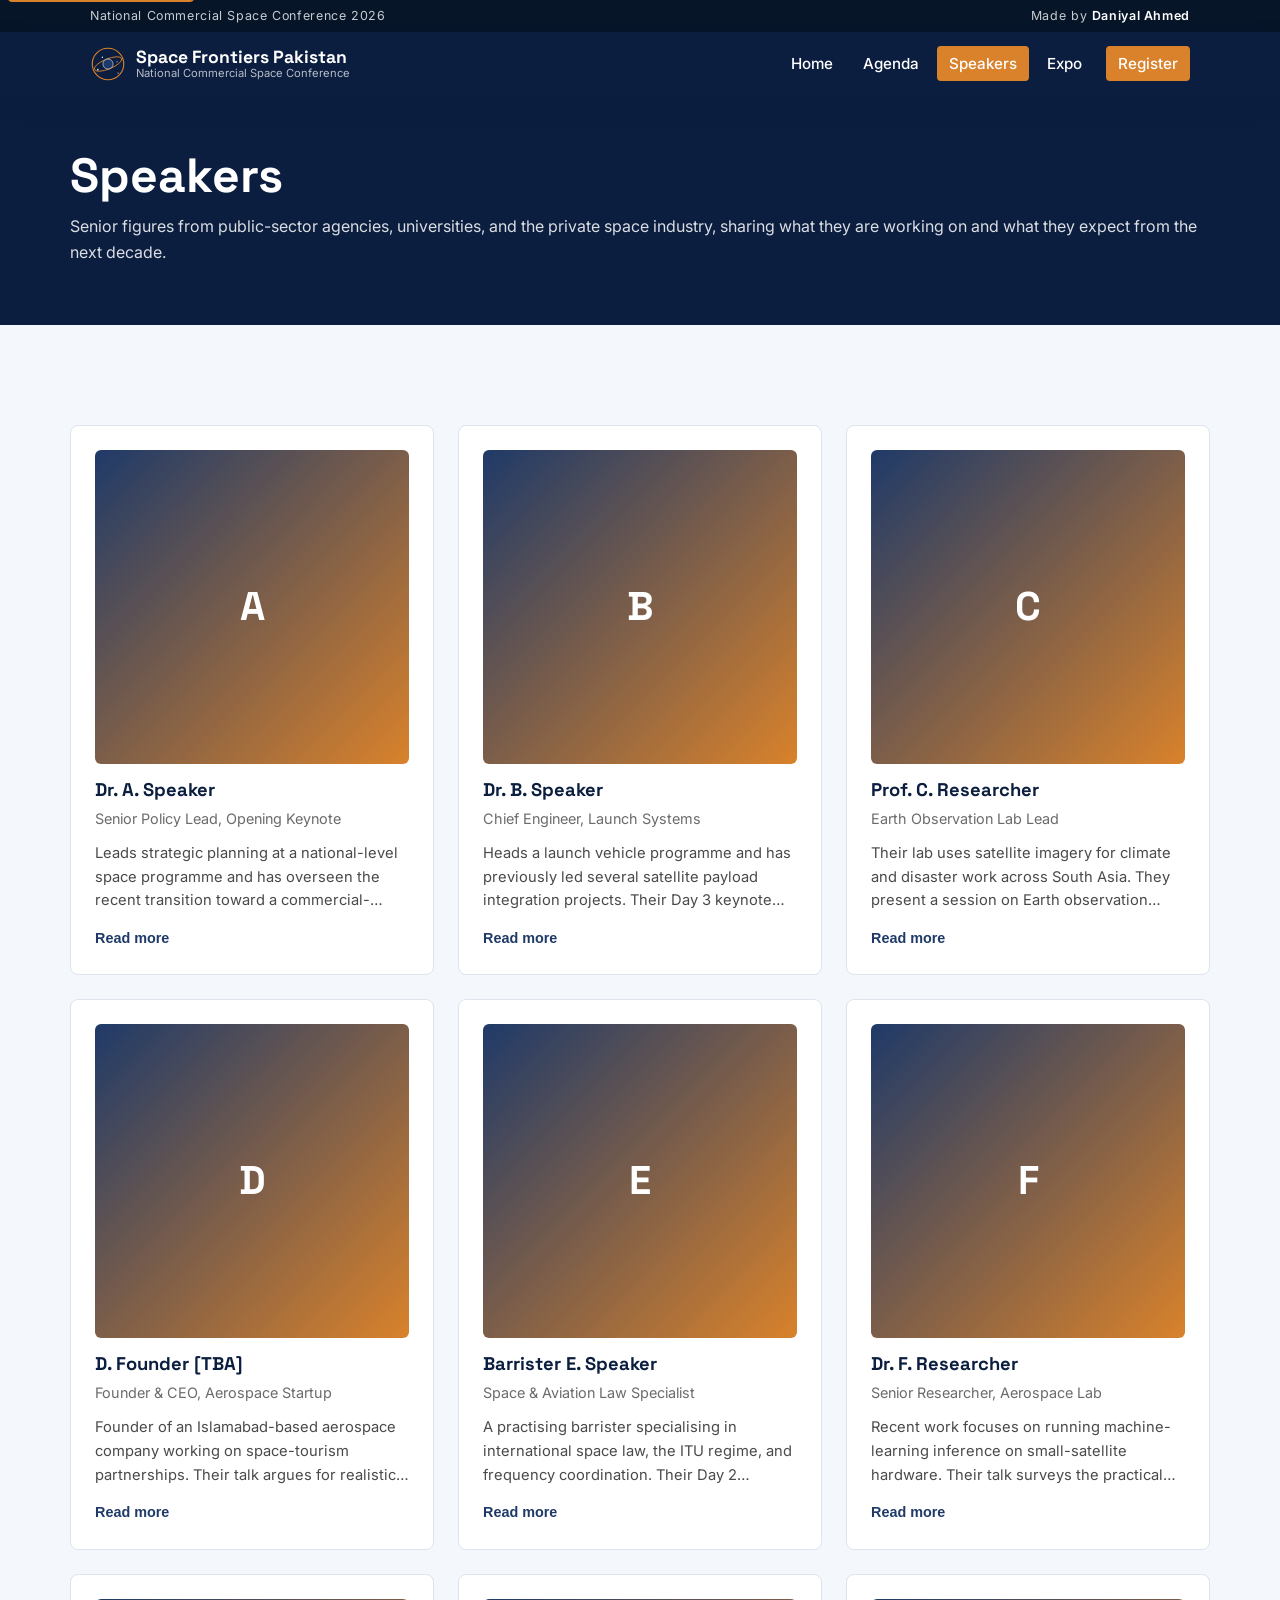
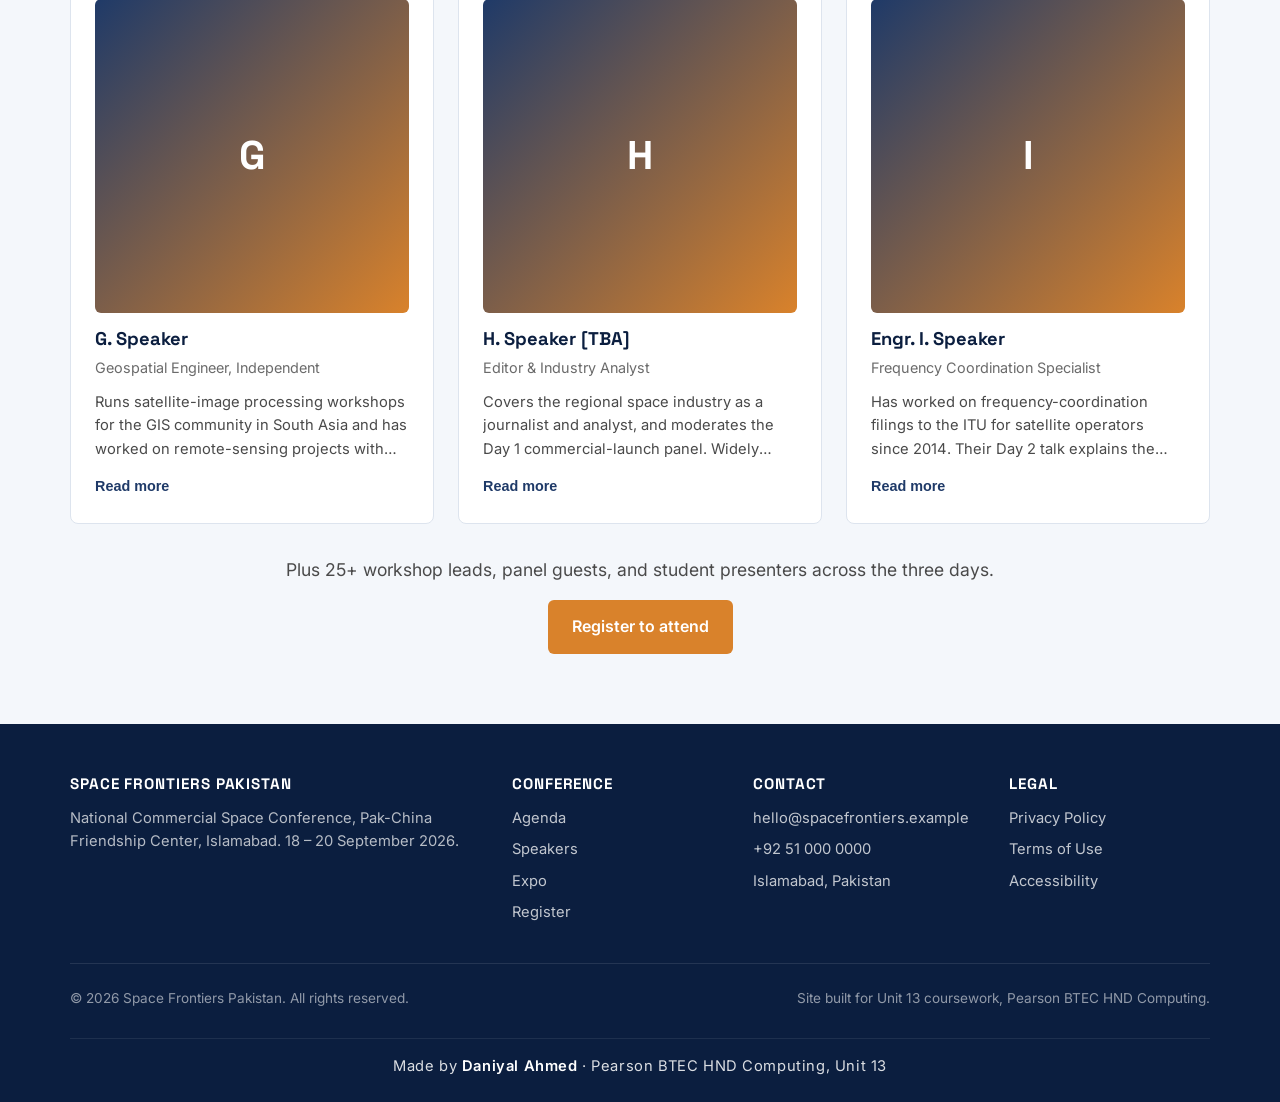
<file: speakers.html>
<!DOCTYPE html>
<html lang="en">
<head>
<meta charset="UTF-8">
<meta name="viewport" content="width=device-width, initial-scale=1">
<title>Speakers | National Commercial Space Conference 2026</title>
<meta name="description" content="Meet the speakers presenting at the National Commercial Space Conference 2026: senior figures from public-sector agencies, universities, and the private space industry.">
<meta name="theme-color" content="#0B1E3F">
<link rel="icon" type="image/svg+xml" href="images/logo.svg">
<link rel="preconnect" href="https://fonts.googleapis.com">
<link rel="preconnect" href="https://fonts.gstatic.com" crossorigin>
<link href="https://fonts.googleapis.com/css2?family=Inter:wght@400;500;600;700&family=Space+Grotesk:wght@500;700&display=swap" rel="stylesheet">
<link rel="stylesheet" href="css/styles.css">
</head>
<body>

<a href="#main" class="skip-link">Skip to main content</a>

<div class="credit-bar" role="complementary" aria-label="Site author">
  <div class="credit-bar-inner">
    <span>National Commercial Space Conference 2026</span>
    <span>Made by <strong>Daniyal Ahmed</strong></span>
  </div>
</div>
<header class="site-header" role="banner">
  <div class="nav-wrap">
    <a href="index.html" class="brand" aria-label="Space Frontiers Pakistan home">
      <img src="images/logo.svg" alt="" class="brand-mark" width="36" height="36">
      <span class="brand-text">Space Frontiers Pakistan<small>National Commercial Space Conference</small></span>
    </a>
    <button class="nav-toggle" aria-controls="primary-nav" aria-expanded="false" aria-label="Toggle navigation">Menu</button>
    <nav aria-label="Primary">
      <ul id="primary-nav" class="nav-list">
        <li><a href="index.html">Home</a></li>
        <li><a href="agenda.html">Agenda</a></li>
        <li><a href="speakers.html" class="active" aria-current="page">Speakers</a></li>
        <li><a href="expo.html">Expo</a></li>
        <li><a href="register.html" class="cta">Register</a></li>
      </ul>
    </nav>
  </div>
</header>

<main id="main">

  <section class="page-header">
    <div class="page-header-inner">
      <h1>Speakers</h1>
      <p>Senior figures from public-sector agencies, universities, and the private space industry, sharing what they are working on and what they expect from the next decade.</p>
    </div>
  </section>

  <section class="section section-tinted">
    <div class="section-inner">
      <div class="card-grid">

        <article class="card">
          <div class="speaker-photo" aria-hidden="true">A</div>
          <h3>Dr. A. Speaker</h3>
          <p class="role">Senior Policy Lead, Opening Keynote</p>
          <p class="speaker-bio">Leads strategic planning at a national-level space programme and has overseen the recent transition toward a commercial-friendly space sector. Their keynote opens the conference with the national roadmap.</p>
          <button class="bio-toggle" aria-expanded="false">Read more</button>
        </article>

        <article class="card">
          <div class="speaker-photo" aria-hidden="true">B</div>
          <h3>Dr. B. Speaker</h3>
          <p class="role">Chief Engineer, Launch Systems</p>
          <p class="speaker-bio">Heads a launch vehicle programme and has previously led several satellite payload integration projects. Their Day 3 keynote covers what a domestic launch capability looks like in practice.</p>
          <button class="bio-toggle" aria-expanded="false">Read more</button>
        </article>

        <article class="card">
          <div class="speaker-photo" aria-hidden="true">C</div>
          <h3>Prof. C. Researcher</h3>
          <p class="role">Earth Observation Lab Lead</p>
          <p class="speaker-bio">Their lab uses satellite imagery for climate and disaster work across South Asia. They present a session on Earth observation applied to floods, glacier monitoring, and agricultural yield forecasting.</p>
          <button class="bio-toggle" aria-expanded="false">Read more</button>
        </article>

        <article class="card">
          <div class="speaker-photo" aria-hidden="true">D</div>
          <h3>D. Founder [TBA]</h3>
          <p class="role">Founder &amp; CEO, Aerospace Startup</p>
          <p class="speaker-bio">Founder of an Islamabad-based aerospace company working on space-tourism partnerships. Their talk argues for realistic timelines and customer-grade safety standards in early commercial space services.</p>
          <button class="bio-toggle" aria-expanded="false">Read more</button>
        </article>

        <article class="card">
          <div class="speaker-photo" aria-hidden="true">E</div>
          <h3>Barrister E. Speaker</h3>
          <p class="role">Space &amp; Aviation Law Specialist</p>
          <p class="speaker-bio">A practising barrister specialising in international space law, the ITU regime, and frequency coordination. Their Day 2 keynote walks operators through the legal scaffolding any new space business needs.</p>
          <button class="bio-toggle" aria-expanded="false">Read more</button>
        </article>

        <article class="card">
          <div class="speaker-photo" aria-hidden="true">F</div>
          <h3>Dr. F. Researcher</h3>
          <p class="role">Senior Researcher, Aerospace Lab</p>
          <p class="speaker-bio">Recent work focuses on running machine-learning inference on small-satellite hardware. Their talk surveys the practical limits of onboard AI and where the field is heading.</p>
          <button class="bio-toggle" aria-expanded="false">Read more</button>
        </article>

        <article class="card">
          <div class="speaker-photo" aria-hidden="true">G</div>
          <h3>G. Speaker</h3>
          <p class="role">Geospatial Engineer, Independent</p>
          <p class="speaker-bio">Runs satellite-image processing workshops for the GIS community in South Asia and has worked on remote-sensing projects with international development bodies. Leads a hands-on Python workshop on Day 2.</p>
          <button class="bio-toggle" aria-expanded="false">Read more</button>
        </article>

        <article class="card">
          <div class="speaker-photo" aria-hidden="true">H</div>
          <h3>H. Speaker [TBA]</h3>
          <p class="role">Editor &amp; Industry Analyst</p>
          <p class="speaker-bio">Covers the regional space industry as a journalist and analyst, and moderates the Day 1 commercial-launch panel. Widely cited on regional space policy debates.</p>
          <button class="bio-toggle" aria-expanded="false">Read more</button>
        </article>

        <article class="card">
          <div class="speaker-photo" aria-hidden="true">I</div>
          <h3>Engr. I. Speaker</h3>
          <p class="role">Frequency Coordination Specialist</p>
          <p class="speaker-bio">Has worked on frequency-coordination filings to the ITU for satellite operators since 2014. Their Day 2 talk explains the timelines and traps that catch out new operators.</p>
          <button class="bio-toggle" aria-expanded="false">Read more</button>
        </article>

      </div>

      <div class="text-center mt-4">
        <p class="lead">Plus 25+ workshop leads, panel guests, and student presenters across the three days.</p>
        <a href="register.html" class="btn btn-primary">Register to attend</a>
      </div>
    </div>
  </section>

</main>

<footer class="site-footer" role="contentinfo">
  <div class="footer-inner">
    <div class="footer-col footer-brand">
      <h4>Space Frontiers Pakistan</h4>
      <p>National Commercial Space Conference, Pak-China Friendship Center, Islamabad. 18 &ndash; 20 September 2026.</p>
    </div>
    <div class="footer-col"><h4>Conference</h4><ul>
      <li><a href="agenda.html">Agenda</a></li>
      <li><a href="speakers.html">Speakers</a></li>
      <li><a href="expo.html">Expo</a></li>
      <li><a href="register.html">Register</a></li>
    </ul></div>
    <div class="footer-col"><h4>Contact</h4><ul>
      <li><a href="mailto:hello@spacefrontiers.example">hello@spacefrontiers.example</a></li>
      <li><a href="tel:+92510000000">+92 51 000 0000</a></li>
      <li>Islamabad, Pakistan</li>
    </ul></div>
    <div class="footer-col"><h4>Legal</h4><ul>
      <li><a href="#">Privacy Policy</a></li>
      <li><a href="#">Terms of Use</a></li>
      <li><a href="#">Accessibility</a></li>
    </ul></div>
  </div>
  <div class="footer-bottom">
    <span>&copy; 2026 Space Frontiers Pakistan. All rights reserved.</span>
    <span>Site built for Unit 13 coursework, Pearson BTEC HND Computing.</span>
  <div class="footer-credit">Made by <strong>Daniyal Ahmed</strong> &middot; Pearson BTEC HND Computing, Unit 13</div>
  </div>
</footer>

<script src="js/nav.js" defer></script>
<script src="js/speakers.js" defer></script>
</body>
</html>
</file>
<file: css/styles.css>
/* =========================================================
   Space Frontiers Pakistan — National Commercial Space Conference
   Stylesheet (Activity 3 implementation of Activity 2 design)
   ========================================================= */

:root {
  --navy:   #0B1E3F;
  --cosmic: #1F3A68;
  --orange: #D9822B;
  --orange-dark: #B86A1F;
  --white:  #F4F7FB;
  --slate:  #4A4A4A;
  --slate-soft: #6B6B6B;
  --line:   #DDE4EE;
  --shadow: 0 6px 24px rgba(11, 30, 63, 0.08);
  --radius: 8px;
  --container: 1140px;
  --display: 'Space Grotesk', system-ui, -apple-system, sans-serif;
  --body: 'Inter', system-ui, -apple-system, sans-serif;
}

* { box-sizing: border-box; }

html { scroll-behavior: smooth; }

body {
  margin: 0;
  font-family: var(--body);
  font-size: 16px;
  line-height: 1.6;
  color: var(--slate);
  background: var(--white);
  -webkit-font-smoothing: antialiased;
}

h1, h2, h3, h4, h5 {
  font-family: var(--display);
  color: var(--navy);
  font-weight: 700;
  line-height: 1.25;
  margin: 0 0 1rem;
}
h1 { font-size: clamp(2rem, 5vw, 3rem); }
h2 { font-size: clamp(1.5rem, 3vw, 2rem); }
h3 { font-size: 1.25rem; }

p { margin: 0 0 1rem; }
a { color: var(--cosmic); text-decoration: none; }
a:hover, a:focus { color: var(--orange); text-decoration: underline; }

/* ---- Skip link ---- */
.skip-link {
  position: absolute;
  top: -40px;
  left: 8px;
  background: var(--orange);
  color: #fff;
  padding: 8px 14px;
  border-radius: 4px;
  z-index: 1000;
  font-weight: 600;
}
.skip-link:focus { top: 8px; color: #fff; text-decoration: none; }

/* ---- Author credit ribbon (top of page, above sticky header) ---- */
.credit-bar {
  background: #061528;
  color: rgba(255,255,255,0.78);
  font-size: 0.78rem;
  font-family: var(--body);
  letter-spacing: 0.05em;
}
.credit-bar-inner {
  max-width: var(--container);
  margin: 0 auto;
  padding: 6px 20px;
  display: flex;
  justify-content: space-between;
  flex-wrap: wrap;
  gap: 8px;
}
.credit-bar-inner strong { color: #fff; font-weight: 600; }
@media (max-width: 540px) {
  .credit-bar-inner { justify-content: center; text-align: center; }
}

.footer-credit {
  flex-basis: 100%;
  width: 100%;
  text-align: center;
  margin-top: 16px;
  padding-top: 16px;
  border-top: 1px solid rgba(255,255,255,0.08);
  color: rgba(255,255,255,0.85);
  font-size: 0.92rem;
  letter-spacing: 0.04em;
}
.footer-credit strong { color: #fff; font-weight: 600; }

/* ---- Header ---- */
.site-header {
  background: var(--navy);
  color: #fff;
  position: sticky;
  top: 0;
  z-index: 100;
  box-shadow: var(--shadow);
}
.nav-wrap {
  max-width: var(--container);
  margin: 0 auto;
  padding: 14px 20px;
  display: flex;
  align-items: center;
  justify-content: space-between;
}
.brand {
  display: flex;
  align-items: center;
  gap: 10px;
  color: #fff;
  font-family: var(--display);
  font-weight: 700;
  font-size: 1.1rem;
}
.brand:hover { color: #fff; text-decoration: none; }
.brand-mark {
  width: 36px;
  height: 36px;
  display: inline-block;
}
.brand-text { line-height: 1.1; }
.brand-text small {
  display: block;
  font-size: 0.7rem;
  font-weight: 400;
  color: rgba(255,255,255,0.7);
  font-family: var(--body);
}

.nav-toggle {
  display: none;
  background: transparent;
  border: 1px solid rgba(255,255,255,0.4);
  color: #fff;
  padding: 6px 10px;
  border-radius: 4px;
  cursor: pointer;
}

.nav-list {
  list-style: none;
  display: flex;
  gap: 6px;
  margin: 0;
  padding: 0;
}
.nav-list a {
  color: #fff;
  padding: 8px 12px;
  border-radius: 4px;
  font-weight: 500;
  font-size: 0.95rem;
}
.nav-list a:hover, .nav-list a:focus {
  background: rgba(255,255,255,0.1);
  color: #fff;
  text-decoration: none;
}
.nav-list a.active {
  background: var(--orange);
  color: #fff;
}
.nav-list a.cta {
  background: var(--orange);
  color: #fff;
  margin-left: 6px;
}
.nav-list a.cta:hover { background: var(--orange-dark); }

@media (max-width: 860px) {
  .nav-toggle { display: inline-block; }
  .nav-list {
    display: none;
    position: absolute;
    top: 100%;
    left: 0;
    right: 0;
    background: var(--navy);
    flex-direction: column;
    gap: 0;
    padding: 8px 0;
    border-top: 1px solid rgba(255,255,255,0.1);
  }
  .nav-list.open { display: flex; }
  .nav-list a {
    display: block;
    padding: 12px 20px;
    border-radius: 0;
    margin: 0;
  }
}

/* ---- Hero ---- */
.hero {
  background: linear-gradient(135deg, var(--navy) 0%, var(--cosmic) 100%);
  color: #fff;
  padding: 80px 20px 100px;
  position: relative;
  overflow: hidden;
}
.hero::before {
  content: '';
  position: absolute;
  inset: 0;
  background-image:
    radial-gradient(2px 2px at 20% 30%, rgba(255,255,255,0.4), transparent),
    radial-gradient(1px 1px at 70% 50%, rgba(255,255,255,0.5), transparent),
    radial-gradient(1.5px 1.5px at 40% 80%, rgba(255,255,255,0.3), transparent),
    radial-gradient(2px 2px at 85% 20%, rgba(255,255,255,0.4), transparent),
    radial-gradient(1px 1px at 10% 70%, rgba(255,255,255,0.5), transparent);
  opacity: 0.6;
  pointer-events: none;
}
.hero-inner {
  max-width: var(--container);
  margin: 0 auto;
  position: relative;
  z-index: 1;
}
.hero h1 { color: #fff; margin-bottom: 1rem; }
.hero .lead {
  font-size: 1.15rem;
  color: rgba(255,255,255,0.9);
  margin-bottom: 1.5rem;
  max-width: 720px;
}
.hero .meta {
  display: flex;
  flex-wrap: wrap;
  gap: 24px;
  margin-bottom: 2rem;
  font-size: 0.95rem;
  color: rgba(255,255,255,0.85);
}
.hero .meta strong { color: #fff; display: block; font-size: 1.05rem; }
.hero .meta-item { display: flex; gap: 12px; }
.hero .meta-icon {
  font-size: 1.4rem;
  opacity: 0.8;
}

/* ---- Page header (non-hero pages) ---- */
.page-header {
  background: var(--navy);
  color: #fff;
  padding: 50px 20px 60px;
}
.page-header-inner {
  max-width: var(--container);
  margin: 0 auto;
}
.page-header h1 { color: #fff; margin-bottom: 0.5rem; }
.page-header p { color: rgba(255,255,255,0.85); margin: 0; }

/* ---- Buttons ---- */
.btn {
  display: inline-block;
  padding: 12px 22px;
  border-radius: 6px;
  font-weight: 600;
  font-family: var(--body);
  font-size: 1rem;
  border: 2px solid transparent;
  cursor: pointer;
  text-align: center;
  transition: background 0.15s, color 0.15s, border-color 0.15s;
}
.btn:focus { outline: 3px solid rgba(217, 130, 43, 0.5); outline-offset: 2px; }
.btn-primary {
  background: var(--orange);
  color: #fff;
}
.btn-primary:hover, .btn-primary:focus {
  background: var(--orange-dark);
  color: #fff;
  text-decoration: none;
}
.btn-secondary {
  background: var(--cosmic);
  color: #fff;
}
.btn-secondary:hover, .btn-secondary:focus {
  background: var(--navy);
  color: #fff;
  text-decoration: none;
}
.btn-ghost {
  background: transparent;
  color: #fff;
  border-color: #fff;
}
.btn-ghost:hover, .btn-ghost:focus {
  background: #fff;
  color: var(--navy);
  text-decoration: none;
}
.btn-outline {
  background: transparent;
  color: var(--cosmic);
  border-color: var(--cosmic);
}
.btn-outline:hover, .btn-outline:focus {
  background: var(--cosmic);
  color: #fff;
  text-decoration: none;
}
.btn-block { display: block; width: 100%; }

/* ---- Sections ---- */
.section {
  padding: 70px 20px;
}
.section-narrow {
  padding: 50px 20px;
}
.section-light { background: #fff; }
.section-tinted { background: var(--white); }
.section-dark { background: var(--navy); color: #fff; }
.section-dark h2, .section-dark h3 { color: #fff; }
.section-inner {
  max-width: var(--container);
  margin: 0 auto;
}
.section-title {
  text-align: center;
  margin-bottom: 12px;
}
.section-sub {
  text-align: center;
  color: var(--slate-soft);
  max-width: 720px;
  margin: 0 auto 40px;
}

/* ---- Value props ---- */
.value-row {
  display: grid;
  grid-template-columns: repeat(3, 1fr);
  gap: 24px;
  margin-top: 30px;
}
@media (max-width: 768px) { .value-row { grid-template-columns: 1fr; } }
.value-card {
  background: #fff;
  padding: 28px;
  border-radius: var(--radius);
  border: 1px solid var(--line);
  text-align: center;
}
.value-card .num {
  font-family: var(--display);
  font-size: 2.4rem;
  font-weight: 700;
  color: var(--orange);
  display: block;
}
.value-card h3 { margin-top: 8px; }

/* ---- Partner strip ---- */
.partners {
  display: flex;
  flex-wrap: wrap;
  gap: 30px;
  justify-content: center;
  align-items: center;
  margin-top: 24px;
}
.partner {
  background: #fff;
  border: 1px solid var(--line);
  padding: 18px 26px;
  border-radius: var(--radius);
  font-family: var(--display);
  font-weight: 500;
  color: var(--cosmic);
  font-size: 0.95rem;
}

/* ---- Cards (general) ---- */
.card-grid {
  display: grid;
  grid-template-columns: repeat(3, 1fr);
  gap: 24px;
  margin-top: 30px;
}
@media (max-width: 1024px) { .card-grid { grid-template-columns: repeat(2, 1fr); } }
@media (max-width: 600px)  { .card-grid { grid-template-columns: 1fr; } }
.card {
  background: #fff;
  border: 1px solid var(--line);
  border-radius: var(--radius);
  padding: 24px;
  transition: transform 0.15s, box-shadow 0.15s;
}
.card:hover { transform: translateY(-4px); box-shadow: var(--shadow); }
.card h3 { margin-bottom: 6px; font-size: 1.15rem; }
.card .role { color: var(--slate-soft); font-size: 0.9rem; margin-bottom: 12px; }

/* ---- Speaker card ---- */
.speaker-photo {
  width: 100%;
  aspect-ratio: 1 / 1;
  border-radius: 6px;
  background: linear-gradient(135deg, var(--cosmic), var(--orange));
  display: flex;
  align-items: center;
  justify-content: center;
  font-family: var(--display);
  font-size: 2.5rem;
  color: #fff;
  font-weight: 700;
  margin-bottom: 14px;
}
.speaker-bio { font-size: 0.92rem; color: var(--slate); margin-bottom: 12px; }
.speaker-bio.expanded { max-height: none; }
.speaker-bio:not(.expanded) {
  display: -webkit-box;
  -webkit-line-clamp: 3;
  -webkit-box-orient: vertical;
  overflow: hidden;
}
.bio-toggle {
  background: transparent;
  border: none;
  color: var(--cosmic);
  font-weight: 600;
  padding: 0;
  cursor: pointer;
  font-size: 0.9rem;
}
.bio-toggle:hover { color: var(--orange); text-decoration: underline; }

/* ---- Agenda ---- */
.day-tabs {
  display: flex;
  gap: 6px;
  margin-bottom: 16px;
  border-bottom: 2px solid var(--line);
}
.day-tab {
  background: transparent;
  border: none;
  padding: 12px 22px;
  font-family: var(--display);
  font-weight: 600;
  color: var(--slate-soft);
  cursor: pointer;
  border-bottom: 3px solid transparent;
  margin-bottom: -2px;
  font-size: 1rem;
}
.day-tab:hover { color: var(--cosmic); }
.day-tab.active {
  color: var(--navy);
  border-bottom-color: var(--orange);
}
.track-filter {
  display: flex;
  flex-wrap: wrap;
  gap: 8px;
  margin: 24px 0;
}
.track-pill {
  background: #fff;
  border: 1px solid var(--line);
  padding: 8px 16px;
  border-radius: 999px;
  font-size: 0.88rem;
  font-weight: 500;
  cursor: pointer;
  color: var(--slate);
  font-family: var(--body);
}
.track-pill:hover { border-color: var(--cosmic); color: var(--cosmic); }
.track-pill.active {
  background: var(--cosmic);
  color: #fff;
  border-color: var(--cosmic);
}
.session {
  background: #fff;
  border: 1px solid var(--line);
  border-left: 4px solid var(--orange);
  padding: 18px 22px;
  border-radius: var(--radius);
  margin-bottom: 12px;
  display: grid;
  grid-template-columns: 100px 1fr auto;
  gap: 18px;
  align-items: center;
}
@media (max-width: 700px) {
  .session { grid-template-columns: 1fr; gap: 6px; }
}
.session-time {
  font-family: var(--display);
  font-weight: 700;
  color: var(--navy);
  font-size: 1.05rem;
}
.session-title { font-weight: 600; color: var(--navy); margin-bottom: 4px; font-size: 1.02rem; }
.session-meta { color: var(--slate-soft); font-size: 0.88rem; }
.session-meta span + span::before {
  content: '·';
  margin: 0 8px;
}
.tag {
  display: inline-block;
  background: var(--white);
  color: var(--cosmic);
  padding: 4px 10px;
  border-radius: 4px;
  font-size: 0.78rem;
  font-weight: 600;
  text-transform: uppercase;
  letter-spacing: 0.04em;
  border: 1px solid var(--line);
}
.tag-tech { background: #DDEBF7; color: var(--cosmic); }
.tag-policy { background: #FEF1E2; color: var(--orange-dark); }
.tag-industry { background: #E8F5E8; color: #2D6A2D; }
.tag-research { background: #F1E8F7; color: #6B3D8C; }

.session.hidden { display: none; }

/* ---- Form ---- */
.form-wrap {
  max-width: 640px;
  margin: 0 auto;
  background: #fff;
  padding: 32px;
  border-radius: var(--radius);
  border: 1px solid var(--line);
  box-shadow: var(--shadow);
}
.form-row { margin-bottom: 18px; }
.form-row label {
  display: block;
  font-weight: 600;
  color: var(--navy);
  margin-bottom: 6px;
  font-size: 0.95rem;
}
.form-row .req { color: var(--orange); margin-left: 2px; }
.form-row input[type="text"],
.form-row input[type="email"],
.form-row input[type="tel"],
.form-row textarea,
.form-row select {
  width: 100%;
  padding: 11px 14px;
  border: 1.5px solid var(--line);
  border-radius: 6px;
  font-family: var(--body);
  font-size: 1rem;
  color: var(--slate);
  background: #fff;
  transition: border-color 0.15s, box-shadow 0.15s;
}
.form-row input:focus, .form-row textarea:focus, .form-row select:focus {
  outline: none;
  border-color: var(--cosmic);
  box-shadow: 0 0 0 3px rgba(31, 58, 104, 0.15);
}
.form-row textarea { min-height: 90px; resize: vertical; }
.form-row .help { font-size: 0.85rem; color: var(--slate-soft); margin-top: 4px; }
.form-row.invalid input,
.form-row.invalid textarea,
.form-row.invalid select {
  border-color: #C0392B;
}
.error-msg {
  display: none;
  color: #C0392B;
  font-size: 0.86rem;
  margin-top: 4px;
  font-weight: 500;
}
.form-row.invalid .error-msg { display: block; }

.radio-group {
  display: grid;
  grid-template-columns: repeat(2, 1fr);
  gap: 10px;
}
@media (max-width: 540px) { .radio-group { grid-template-columns: 1fr; } }
.radio-option {
  display: flex;
  align-items: center;
  gap: 10px;
  padding: 12px 14px;
  border: 1.5px solid var(--line);
  border-radius: 6px;
  cursor: pointer;
  transition: border-color 0.15s, background 0.15s;
}
.radio-option:hover { border-color: var(--cosmic); }
.radio-option input { margin: 0; }
.radio-option.selected {
  border-color: var(--cosmic);
  background: rgba(31, 58, 104, 0.04);
}
.checkbox-row {
  display: flex;
  gap: 10px;
  align-items: flex-start;
  margin-bottom: 18px;
  font-size: 0.92rem;
}
.checkbox-row input { margin-top: 4px; }

.form-success {
  display: none;
  background: #E8F5E8;
  border: 1px solid #4CAF50;
  border-radius: 6px;
  padding: 18px 22px;
  color: #2D6A2D;
  margin-bottom: 18px;
}
.form-success.show { display: block; }
.form-success h3 { color: #2D6A2D; margin: 0 0 6px; font-size: 1.1rem; }

/* ---- Booth tiers ---- */
.tier-grid {
  display: grid;
  grid-template-columns: repeat(4, 1fr);
  gap: 18px;
  margin-top: 30px;
}
@media (max-width: 900px) { .tier-grid { grid-template-columns: repeat(2, 1fr); } }
@media (max-width: 500px) { .tier-grid { grid-template-columns: 1fr; } }
.tier {
  background: #fff;
  border: 1.5px solid var(--line);
  border-radius: var(--radius);
  padding: 22px;
  text-align: center;
}
.tier.featured { border-color: var(--orange); position: relative; }
.tier.featured::before {
  content: 'Most Popular';
  position: absolute;
  top: -10px;
  left: 50%;
  transform: translateX(-50%);
  background: var(--orange);
  color: #fff;
  padding: 3px 12px;
  border-radius: 999px;
  font-size: 0.72rem;
  font-weight: 700;
  text-transform: uppercase;
  letter-spacing: 0.05em;
}
.tier h3 { font-size: 1.2rem; margin-bottom: 4px; }
.tier .price {
  font-family: var(--display);
  font-size: 1.6rem;
  font-weight: 700;
  color: var(--navy);
  margin: 6px 0 14px;
}
.tier ul {
  list-style: none;
  padding: 0;
  text-align: left;
  font-size: 0.92rem;
  margin-bottom: 18px;
}
.tier ul li {
  padding: 6px 0;
  border-bottom: 1px solid var(--line);
}
.tier ul li:last-child { border-bottom: none; }
.tier ul li::before {
  content: '\2713';
  color: var(--orange);
  font-weight: 700;
  margin-right: 8px;
}

/* ---- Exhibitor grid ---- */
.exhibitor-grid {
  display: grid;
  grid-template-columns: repeat(4, 1fr);
  gap: 18px;
  margin-top: 24px;
}
@media (max-width: 900px) { .exhibitor-grid { grid-template-columns: repeat(2, 1fr); } }
@media (max-width: 500px) { .exhibitor-grid { grid-template-columns: 1fr; } }
.exhibitor {
  background: #fff;
  border: 1px solid var(--line);
  border-radius: var(--radius);
  padding: 22px 18px;
  text-align: center;
}
.exhibitor-mark {
  width: 56px;
  height: 56px;
  margin: 0 auto 10px;
  border-radius: 8px;
  background: linear-gradient(135deg, var(--cosmic), var(--orange));
  display: flex;
  align-items: center;
  justify-content: center;
  color: #fff;
  font-family: var(--display);
  font-weight: 700;
  font-size: 1.4rem;
}
.exhibitor h4 { font-family: var(--display); margin: 0 0 4px; font-size: 1rem; color: var(--navy); }
.exhibitor p { font-size: 0.85rem; color: var(--slate-soft); margin: 0; }

/* ---- CTA band ---- */
.cta-band {
  background: linear-gradient(135deg, var(--orange), #E89A4D);
  color: #fff;
  text-align: center;
  padding: 60px 20px;
}
.cta-band h2 { color: #fff; }
.cta-band p { color: rgba(255,255,255,0.95); margin-bottom: 24px; }
.cta-band .btn-ghost { border-color: #fff; }

/* ---- Footer ---- */
.site-footer {
  background: var(--navy);
  color: rgba(255,255,255,0.75);
  padding: 50px 20px 24px;
  font-size: 0.92rem;
}
.footer-inner {
  max-width: var(--container);
  margin: 0 auto;
  display: grid;
  grid-template-columns: 2fr 1fr 1fr 1fr;
  gap: 40px;
}
@media (max-width: 800px) { .footer-inner { grid-template-columns: 1fr 1fr; gap: 24px; } }
@media (max-width: 480px) { .footer-inner { grid-template-columns: 1fr; } }
.footer-col h4 {
  font-family: var(--display);
  color: #fff;
  font-size: 0.95rem;
  text-transform: uppercase;
  letter-spacing: 0.06em;
  margin-bottom: 14px;
}
.footer-col ul { list-style: none; padding: 0; margin: 0; }
.footer-col li { margin-bottom: 8px; }
.footer-col a { color: rgba(255,255,255,0.75); }
.footer-col a:hover, .footer-col a:focus { color: #fff; text-decoration: underline; }
.footer-brand p { color: rgba(255,255,255,0.7); }
.footer-bottom {
  max-width: var(--container);
  margin: 30px auto 0;
  padding-top: 24px;
  border-top: 1px solid rgba(255,255,255,0.1);
  display: flex;
  justify-content: space-between;
  flex-wrap: wrap;
  gap: 12px;
  font-size: 0.85rem;
  color: rgba(255,255,255,0.55);
}

/* ---- Helpers ---- */
.text-center { text-align: center; }
.mt-0 { margin-top: 0; }
.mt-3 { margin-top: 1.5rem; }
.mt-4 { margin-top: 2rem; }
.mb-0 { margin-bottom: 0; }
.flex-row {
  display: flex;
  flex-wrap: wrap;
  gap: 12px;
}
.lead { font-size: 1.1rem; color: var(--slate); }

/* visually hidden but available to screen readers */
.sr-only {
  position: absolute;
  width: 1px; height: 1px;
  padding: 0; margin: -1px; overflow: hidden;
  clip: rect(0,0,0,0); white-space: nowrap; border: 0;
}

/* reduced motion */
@media (prefers-reduced-motion: reduce) {
  * { transition: none !important; animation: none !important; scroll-behavior: auto !important; }
}
</file>
